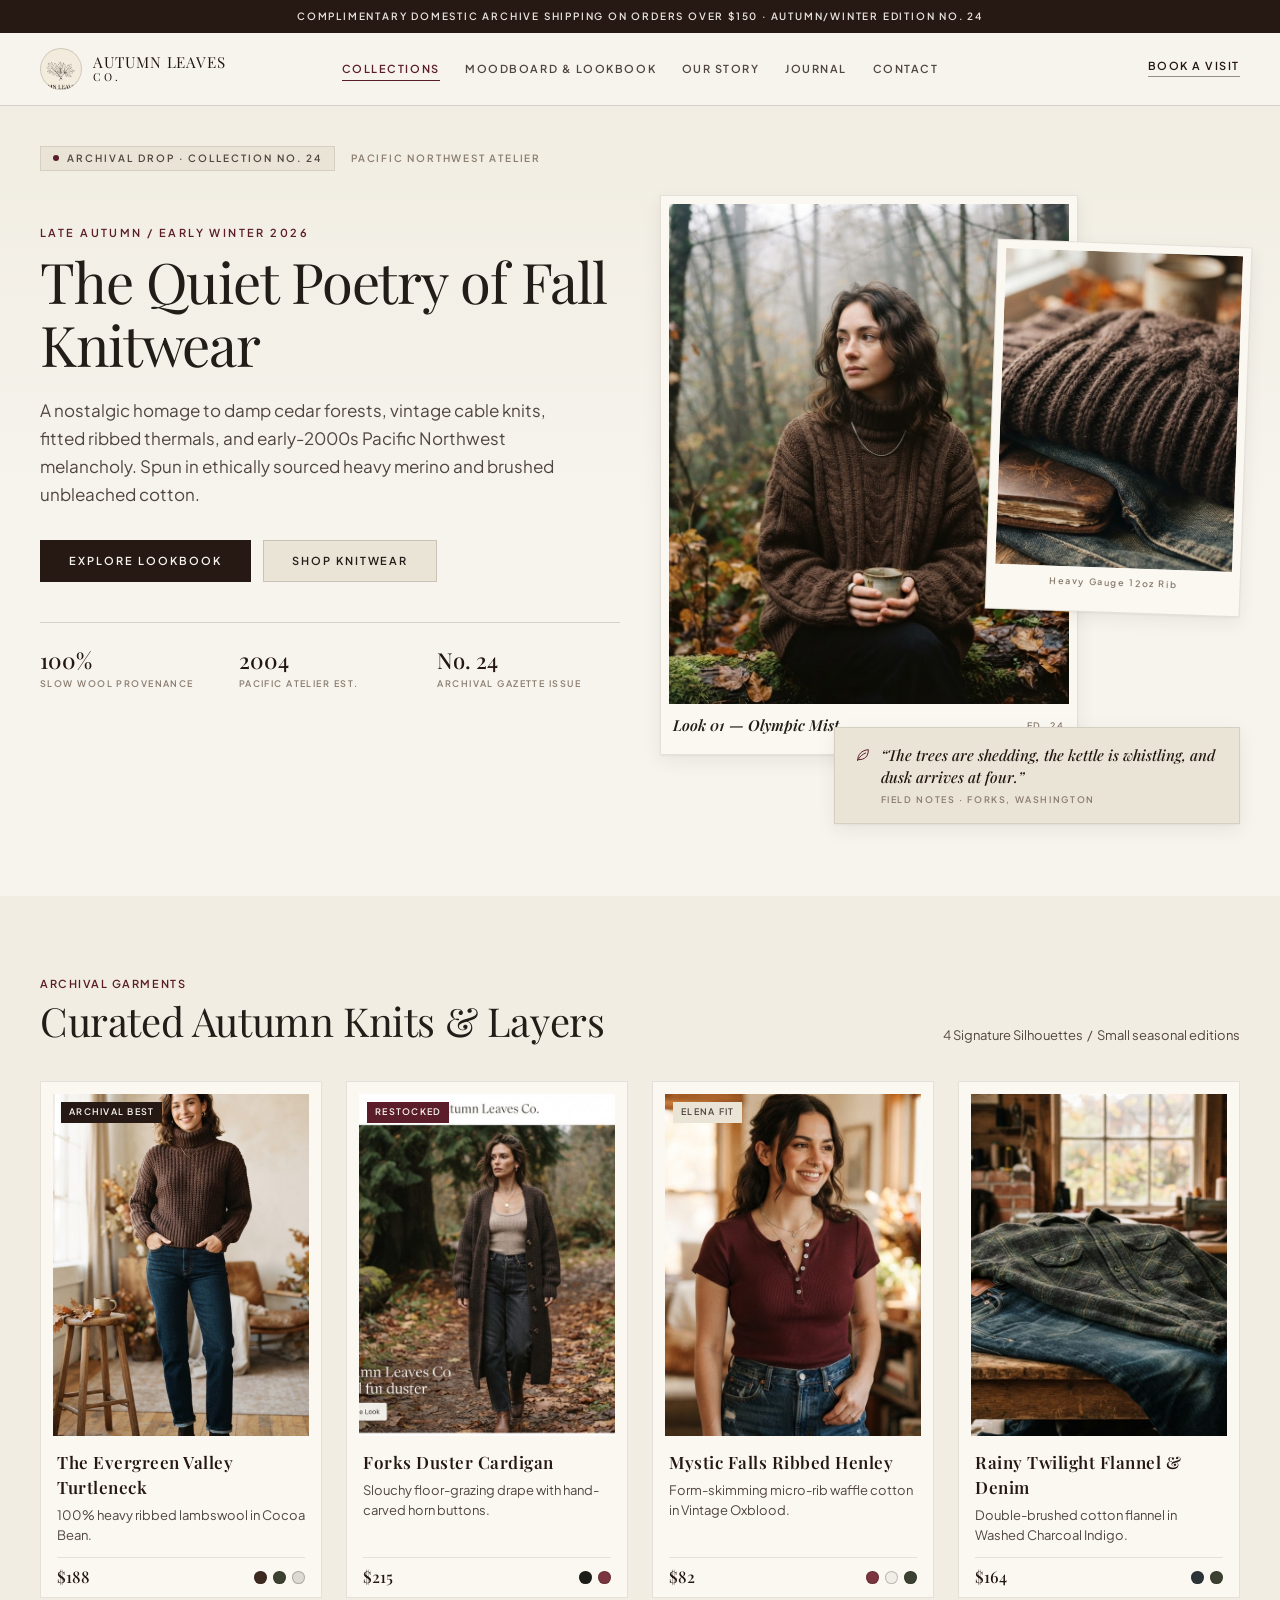
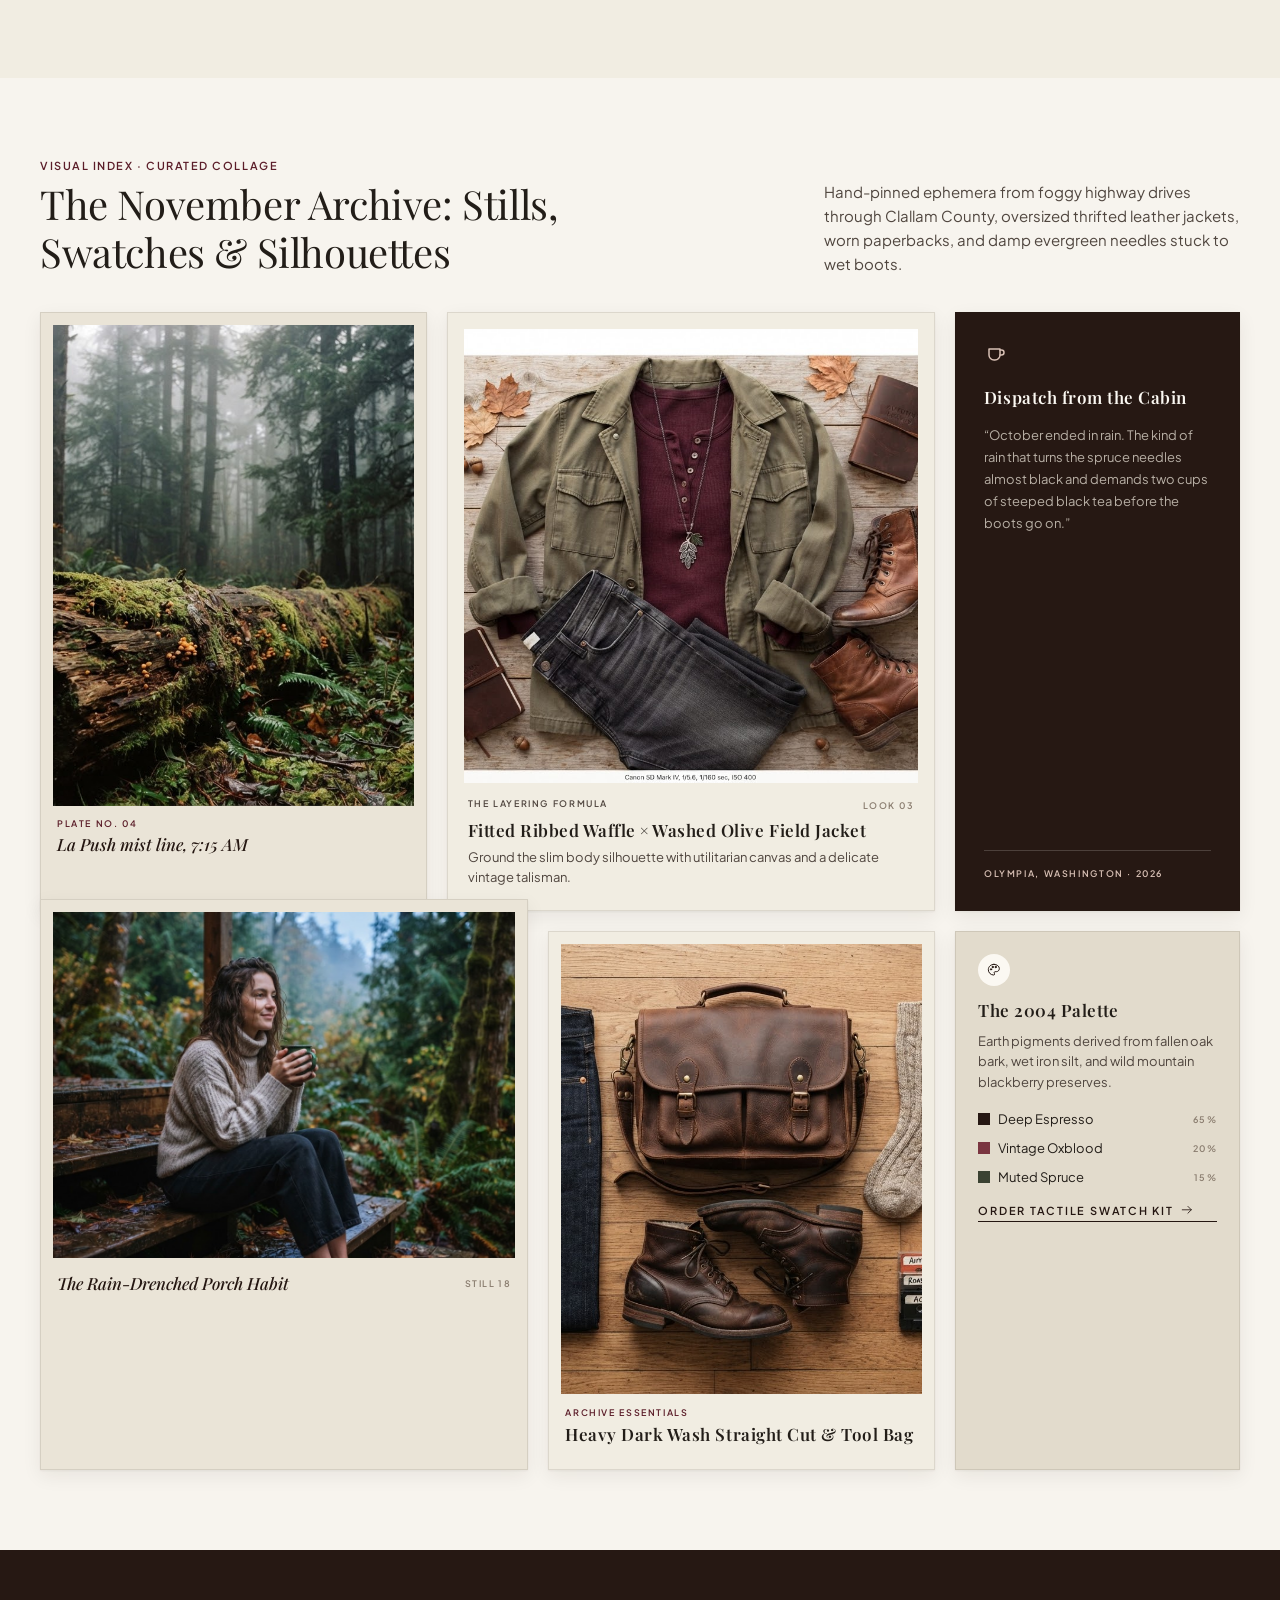
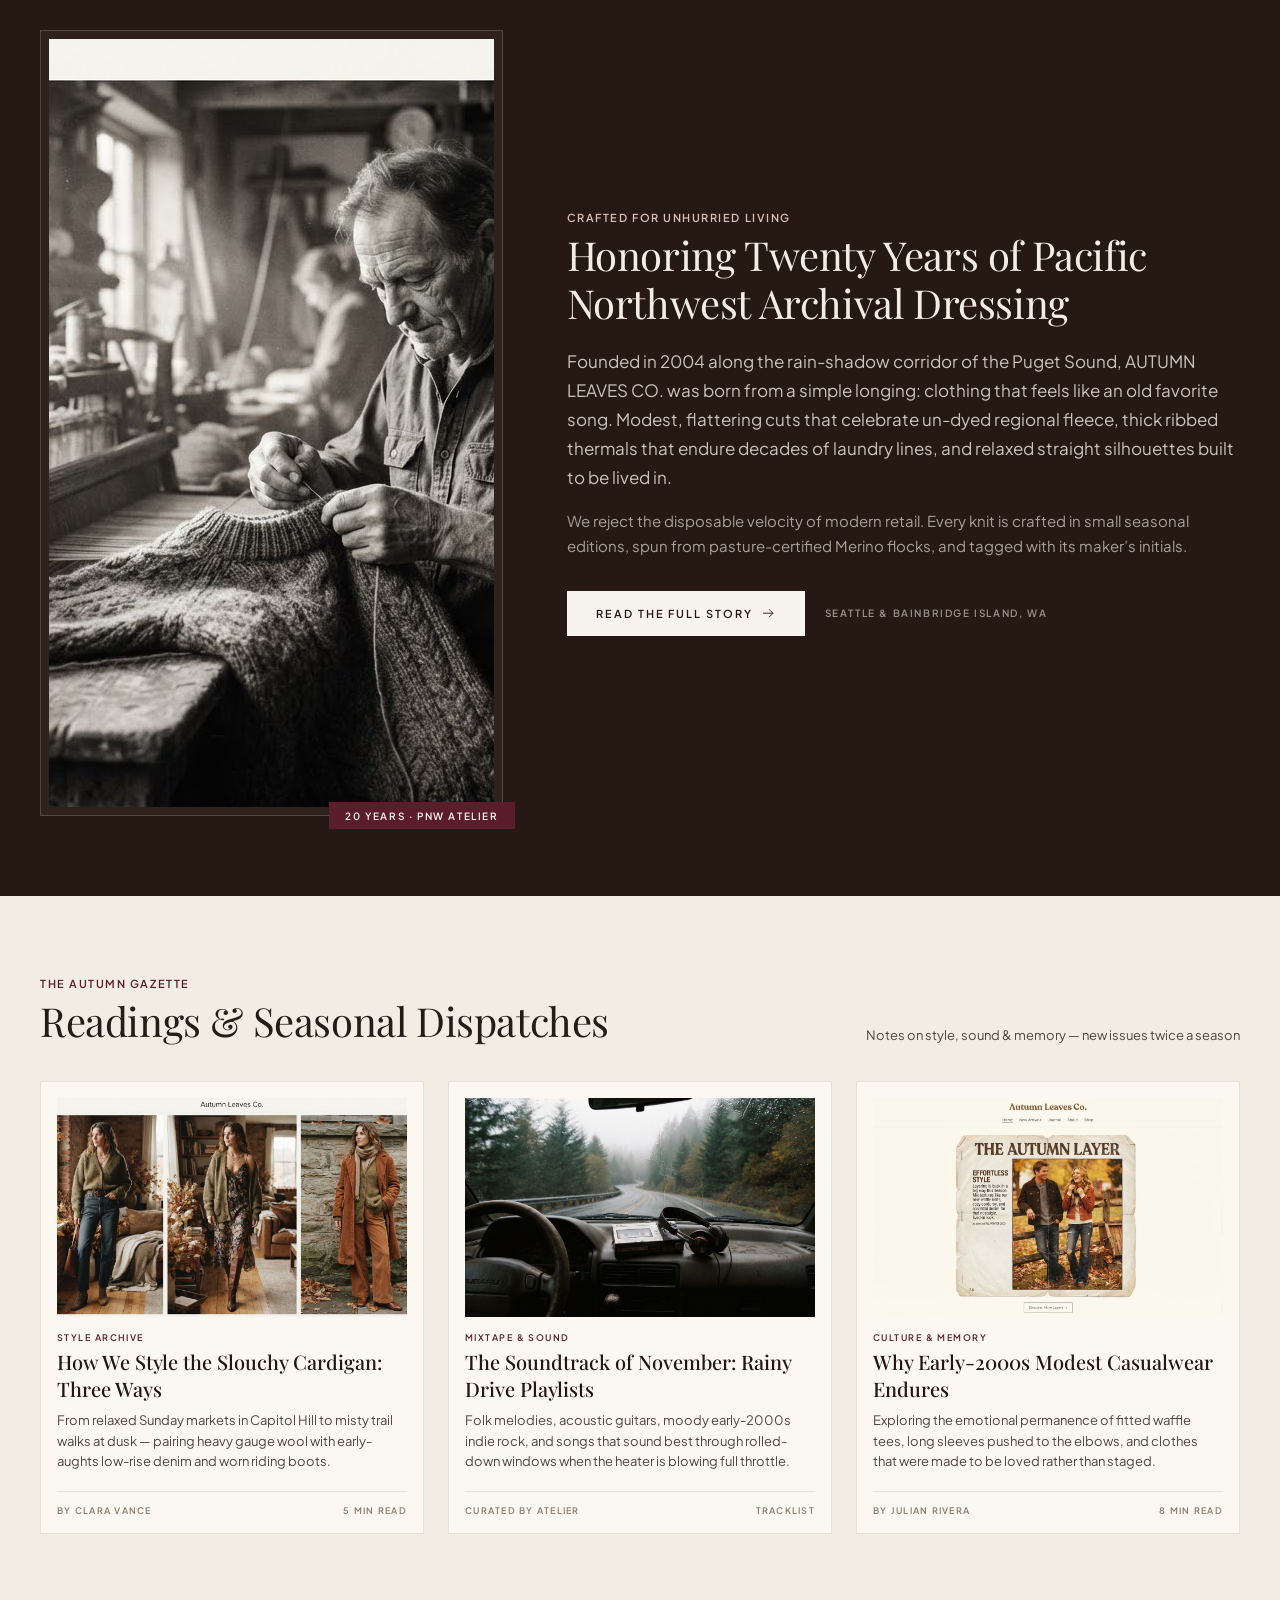
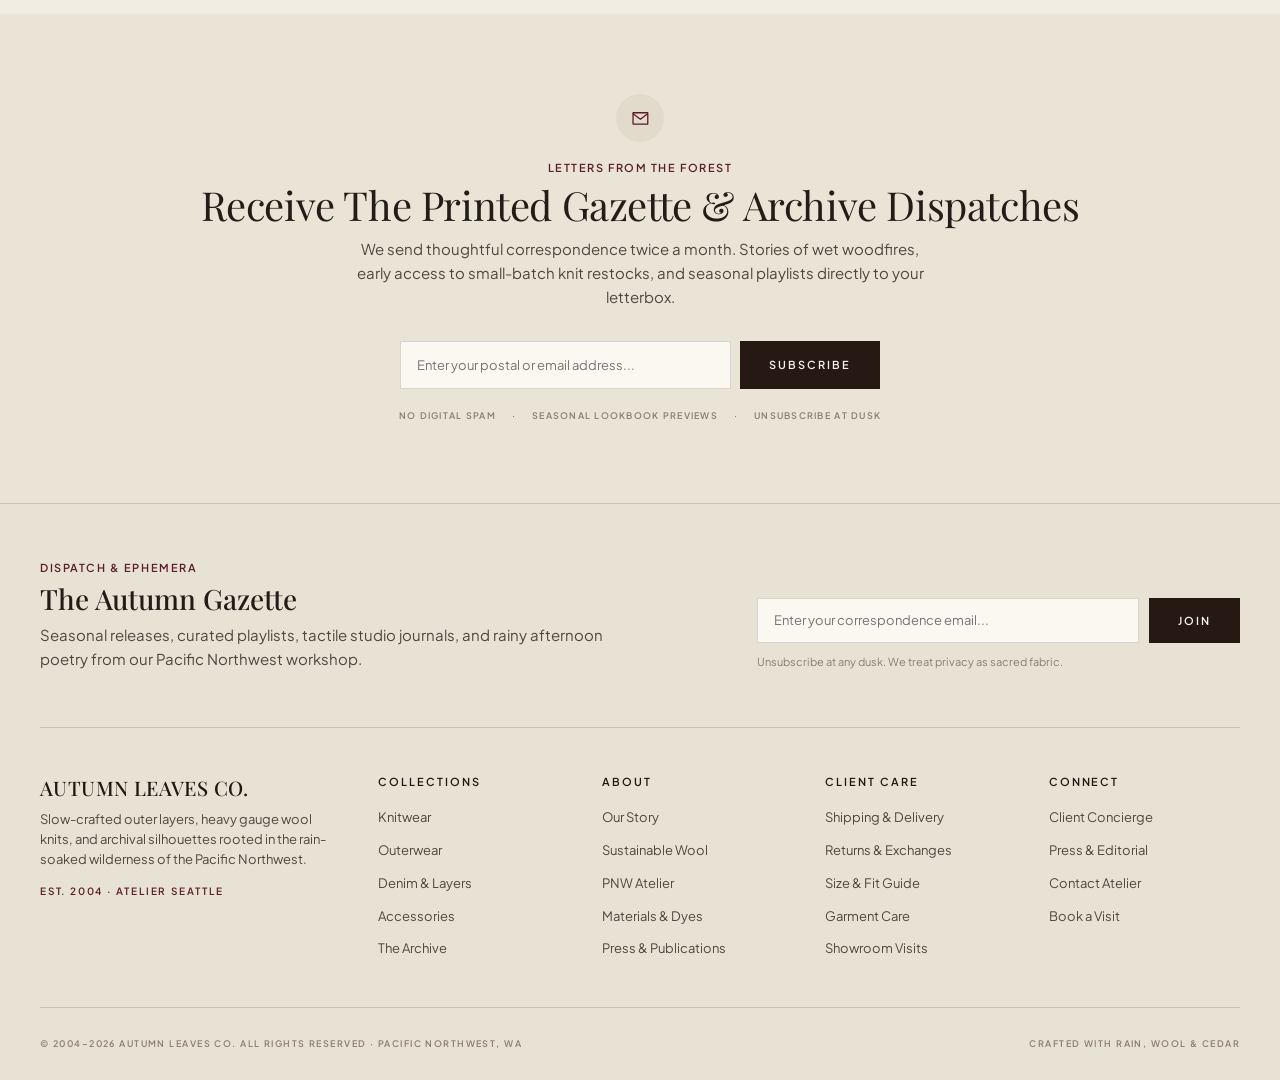
<file: index.html>
<!DOCTYPE html>
<html lang="en">
<head>
  <meta charset="utf-8">
  <meta name="viewport" content="width=device-width, initial-scale=1">
  <title>AUTUMN LEAVES CO. — Pacific Northwest Archival Apparel</title>
  <meta name="description" content="Slow-crafted autumn knitwear, outer layers, and archival silhouettes rooted in the rain-soaked Pacific Northwest. Est. 2004.">
  <link rel="icon" href="images/logo.jpg">
  <link rel="preconnect" href="https://fonts.googleapis.com">
  <link rel="preconnect" href="https://fonts.gstatic.com" crossorigin>
  <link href="https://fonts.googleapis.com/css2?family=Playfair+Display:ital,wght@0,400;0,500;0,600;0,700;1,400;1,500;1,600&family=Plus+Jakarta+Sans:wght@400;500;600;700&display=swap" rel="stylesheet">
  <link rel="stylesheet" href="css/style.css">
</head>
<body>
  <a class="skip-link" href="#main">Skip to content</a>

  <p class="topbar">Complimentary domestic archive shipping on orders over $150 &middot; Autumn/Winter Edition No. 24</p>

  <header class="site-header">
    <div class="wrap header-inner">
      <button class="nav-toggle" type="button" aria-expanded="false" aria-controls="mobile-nav" aria-label="Open menu">
        <svg class="icon-menu" viewBox="0 0 24 24" fill="none" stroke="currentColor" stroke-width="1.5" stroke-linecap="round" aria-hidden="true"><path d="M3.75 6.75h16.5M3.75 12h16.5M3.75 17.25h16.5"/></svg>
        <svg class="icon-close" viewBox="0 0 24 24" fill="none" stroke="currentColor" stroke-width="1.5" stroke-linecap="round" aria-hidden="true"><path d="M6 6l12 12M18 6L6 18"/></svg>
      </button>
      <a class="brand" href="index.html">
        <span class="brand-mark" aria-hidden="true"></span>
        <span class="brand-word">Autumn Leaves<small>Co.</small></span>
      </a>
      <nav class="nav" aria-label="Primary">
        <a href="index.html#collections" class="is-active" aria-current="page">Collections</a>
        <a href="index.html#lookbook">Moodboard &amp; Lookbook</a>
        <a href="about.html">Our Story</a>
        <a href="index.html#journal">Journal</a>
        <a href="contact.html">Contact</a>
      </nav>
      <div class="header-actions">
        <a class="header-cta" href="contact.html#visit">Book a Visit</a>
      </div>
    </div>
    <nav id="mobile-nav" class="mobile-nav" aria-label="Mobile">
      <ul>
        <li><a href="index.html#collections" class="is-active" aria-current="page">Collections</a></li>
        <li><a href="index.html#lookbook">Moodboard &amp; Lookbook</a></li>
        <li><a href="about.html">Our Story</a></li>
        <li><a href="index.html#journal">Journal</a></li>
        <li><a href="contact.html">Contact</a></li>
      </ul>
      <a class="btn btn--primary" href="contact.html#visit">Book a Visit</a>
    </nav>
  </header>

  <main id="main">
    <div class="flex-col">
      <!-- 1. Cinematic autumn hero -->
      <section class="hero">
        <div class="wrap">
          <div class="hero-tags">
            <span class="chip"><span class="dot" aria-hidden="true"></span>Archival Drop &middot; Collection No. 24</span>
            <span class="aside-label">Pacific Northwest Atelier</span>
          </div>
          <div class="hero-grid">
            <div class="hero-copy">
              <span class="hero-kicker">Late Autumn / Early Winter 2026</span>
              <h1 class="display">The Quiet Poetry of Fall Knitwear</h1>
              <p class="body-lg">A nostalgic homage to damp cedar forests, vintage cable knits, fitted ribbed thermals, and early-2000s Pacific Northwest melancholy. Spun in ethically sourced heavy merino and brushed unbleached cotton.</p>
              <div class="hero-actions">
                <a class="btn btn--primary" href="#lookbook">Explore Lookbook</a>
                <a class="btn btn--soft" href="#collections">Shop Knitwear</a>
              </div>
              <div class="hero-metrics">
                <div><b>100%</b><span>Slow Wool Provenance</span></div>
                <div><b>2004</b><span>Pacific Atelier Est.</span></div>
                <div><b>No. 24</b><span>Archival Gazette Issue</span></div>
              </div>
            </div>
            <div class="hero-media">
              <figure class="polaroid polaroid--main">
                <div class="polaroid-media">
                  <img src="images/avatar.jpg" alt="Editorial portrait of a woman in an oversized espresso cable-knit sweater in a misty evergreen forest, holding a ceramic mug" width="1024" height="1024">
                </div>
                <figcaption class="polaroid-caption">
                  <span class="title">Look 01 — Olympic Mist</span>
                  <span class="ref">ED. 24</span>
                </figcaption>
              </figure>
              <figure class="polaroid polaroid--tilt">
                <div class="polaroid-media">
                  <img src="images/hero-detail.jpg" alt="Macro close-up of chunky ribbed dark cocoa merino wool knit resting on vintage denim and a weathered leather notebook" width="1408" height="768" loading="lazy">
                </div>
                <figcaption class="polaroid-caption">
                  <span class="ref">Heavy Gauge 12oz Rib</span>
                </figcaption>
              </figure>
              <div class="hero-quote">
                <svg viewBox="0 0 24 24" fill="none" stroke="currentColor" stroke-width="1.5" stroke-linecap="round" stroke-linejoin="round" aria-hidden="true"><path d="M4 20C4 11 10 5 20 4c0 10-5 15-14 15"/><path d="M4 20c3-6 7-9 12-11"/></svg>
                <div>
                  <p>&ldquo;The trees are shedding, the kettle is whistling, and dusk arrives at four.&rdquo;</p>
                  <span>Field Notes &middot; Forks, Washington</span>
                </div>
              </div>
            </div>
          </div>
        </div>
      </section>

      <!-- 2. Curated seasonal collections -->
      <section class="section section--soft" id="collections">
        <div class="wrap">
          <div class="section-head">
            <div class="section-head__intro">
              <span class="label eyebrow">Archival Garments</span>
              <h2 class="headline-lg">Curated Autumn Knits &amp; Layers</h2>
            </div>
            <p class="body-sm">4 Signature Silhouettes &nbsp;/&nbsp; Small seasonal editions</p>
          </div>
          <div class="products-grid">
            <article class="product-card">
              <div class="product-media">
                <img src="images/product-turtleneck.jpg" alt="Cozy chunky turtleneck sweater in deep cocoa brown, styled with straight dark denim" width="768" height="1376" loading="lazy">
                <span class="product-flag">Archival Best</span>
                <span class="product-quick">Quick Add &middot; $188</span>
              </div>
              <div class="product-body">
                <h3 class="product-title">The Evergreen Valley Turtleneck</h3>
                <p class="body-sm product-desc">100% heavy ribbed lambswool in Cocoa Bean.</p>
                <div class="product-foot">
                  <span class="product-price">$188</span>
                  <div class="swatches" aria-label="Colourways: Cocoa Bean, Moss Olive, Oatmeal Heather">
                    <span class="swatch" style="background:#3e2a20" title="Cocoa Bean"></span>
                    <span class="swatch" style="background:#3b4232" title="Moss Olive"></span>
                    <span class="swatch" style="background:#dcdad4" title="Oatmeal Heather"></span>
                  </div>
                </div>
              </div>
            </article>
            <article class="product-card">
              <div class="product-media">
                <img src="images/product-cardigan.jpg" alt="Long slouchy dark espresso wool duster cardigan with vintage horn buttons over an oatmeal ribbed top" width="1408" height="768" loading="lazy">
                <span class="product-flag product-flag--burgundy">Restocked</span>
                <span class="product-quick">Quick Add &middot; $215</span>
              </div>
              <div class="product-body">
                <h3 class="product-title">Forks Duster Cardigan</h3>
                <p class="body-sm product-desc">Slouchy floor-grazing drape with hand-carved horn buttons.</p>
                <div class="product-foot">
                  <span class="product-price">$215</span>
                  <div class="swatches" aria-label="Colourways: Deep Espresso, Oxblood Melange">
                    <span class="swatch" style="background:#1c1c18" title="Deep Espresso"></span>
                    <span class="swatch" style="background:#7a3540" title="Oxblood Melange"></span>
                  </div>
                </div>
              </div>
            </article>
            <article class="product-card">
              <div class="product-media">
                <img src="images/product-henley.jpg" alt="Early-2000s fitted ribbed henley top in vintage oxblood burgundy with mother-of-pearl buttons" width="1408" height="768" loading="lazy">
                <span class="product-flag product-flag--soft">Elena Fit</span>
                <span class="product-quick">Quick Add &middot; $82</span>
              </div>
              <div class="product-body">
                <h3 class="product-title">Mystic Falls Ribbed Henley</h3>
                <p class="body-sm product-desc">Form-skimming micro-rib waffle cotton in Vintage Oxblood.</p>
                <div class="product-foot">
                  <span class="product-price">$82</span>
                  <div class="swatches" aria-label="Colourways: Vintage Oxblood, Parchment Cream, Army Olive">
                    <span class="swatch" style="background:#7a3540" title="Vintage Oxblood"></span>
                    <span class="swatch" style="background:#f0eee8" title="Parchment Cream"></span>
                    <span class="swatch" style="background:#3b4232" title="Army Olive"></span>
                  </div>
                </div>
              </div>
            </article>
            <article class="product-card">
              <div class="product-media">
                <img src="images/product-flannel.jpg" alt="Brushed charcoal and forest green oversized flannel draped over dark indigo straight-leg denim" width="1408" height="768" loading="lazy">
                <span class="product-quick">Quick Add &middot; $164</span>
              </div>
              <div class="product-body">
                <h3 class="product-title">Rainy Twilight Flannel &amp; Denim</h3>
                <p class="body-sm product-desc">Double-brushed cotton flannel in Washed Charcoal Indigo.</p>
                <div class="product-foot">
                  <span class="product-price">$164</span>
                  <div class="swatches" aria-label="Colourways: Charcoal Indigo, Forest Spruce">
                    <span class="swatch" style="background:#2a3439" title="Charcoal Indigo"></span>
                    <span class="swatch" style="background:#3b4232" title="Forest Spruce"></span>
                  </div>
                </div>
              </div>
            </article>
          </div>
        </div>
      </section>

      <!-- 3. Nostalgic moodboard collage -->
      <section class="section" id="lookbook">
        <div class="wrap">
          <div class="section-head">
            <div class="section-head__intro">
              <span class="label eyebrow">Visual Index &middot; Curated Collage</span>
              <h2 class="headline-lg">The November Archive: Stills, Swatches &amp; Silhouettes</h2>
            </div>
            <p class="section-head__aside">Hand-pinned ephemera from foggy highway drives through Clallam County, oversized thrifted leather jackets, worn paperbacks, and damp evergreen needles stuck to wet boots.</p>
          </div>
          <div class="archive-grid">
            <figure class="tile tile--forest">
              <div class="tile-media">
                <img src="images/mood-forest.jpg" alt="35mm film photograph of a dense misty pine forest with a damp mossy nurse log" width="1376" height="768" loading="lazy">
              </div>
              <figcaption class="tile-caption">
                <span class="tile-plate">Plate No. 04</span>
                <p class="tile-title">La Push mist line, 7:15 AM</p>
              </figcaption>
            </figure>
            <figure class="tile tile--outfit">
              <div class="tile-media">
                <img src="images/mood-outfit.jpg" alt="Outfit flat-lay of a burgundy ribbed henley, olive military jacket, dark denim, silver pendant necklace, and leather boots" width="1408" height="768" loading="lazy">
              </div>
              <figcaption class="tile-caption">
                <div class="tile-caption-row">
                  <span class="tile-plate" style="color:var(--body-color)">The Layering Formula</span>
                  <span class="ref">Look 03</span>
                </div>
                <p class="title-editorial" style="margin-top:.3rem">Fitted Ribbed Waffle &times; Washed Olive Field Jacket</p>
                <p class="body-sm tile-sub">Ground the slim body silhouette with utilitarian canvas and a delicate vintage talisman.</p>
              </figcaption>
            </figure>
            <div class="tile tile--quote">
              <div>
                <svg viewBox="0 0 24 24" fill="none" stroke="currentColor" stroke-width="1.5" stroke-linecap="round" stroke-linejoin="round" aria-hidden="true"><path d="M5 8h11v6a5 5 0 0 1-5 5h-1a5 5 0 0 1-5-5V8Z"/><path d="M16 9h1.5a2.5 2.5 0 0 1 0 5H16"/></svg>
                <h3>Dispatch from the Cabin</h3>
                <p>&ldquo;October ended in rain. The kind of rain that turns the spruce needles almost black and demands two cups of steeped black tea before the boots go on.&rdquo;</p>
              </div>
              <footer>Olympia, Washington &middot; 2026</footer>
            </div>
            <figure class="tile tile--porch">
              <div class="tile-media">
                <img src="images/mood-porch.jpg" alt="Young woman on wet cedar porch steps in an oversized oatmeal cable-knit sweater, hands wrapped around a green enamel mug" width="1376" height="768" loading="lazy">
              </div>
              <figcaption class="tile-caption tile-caption-row">
                <p class="tile-title">The Rain-Drenched Porch Habit</p>
                <span class="ref">Still 18</span>
              </figcaption>
            </figure>
            <figure class="tile tile--denim">
              <div class="tile-media">
                <img src="images/mood-denim.jpg" alt="Flat-lay of dark indigo denim jeans, a chocolate leather satchel, wool socks, ankle boots, and vintage cassettes" width="1408" height="768" loading="lazy">
              </div>
              <figcaption class="tile-caption">
                <span class="tile-plate">Archive Essentials</span>
                <p class="title-editorial" style="margin-top:.2rem">Heavy Dark Wash Straight Cut &amp; Tool Bag</p>
              </figcaption>
            </figure>
            <div class="tile tile--palette">
              <div>
                <div class="palette-icon">
                  <svg viewBox="0 0 24 24" fill="none" stroke="currentColor" stroke-width="1.5" stroke-linecap="round" stroke-linejoin="round" aria-hidden="true"><path d="M12 3.5c-5 0-8.5 3.6-8.5 8 0 4.5 3.5 8 8 8 .9 0 1.5-.7 1.5-1.5 0-.4-.15-.75-.4-1-.25-.3-.4-.6-.4-1 0-.8.7-1.5 1.5-1.5h1.8c2.5 0 4.5-2 4.5-4.5 0-3.8-3.6-6.5-8-6.5Z"/><circle cx="7.5" cy="11" r="1" fill="currentColor"/><circle cx="10" cy="7.5" r="1" fill="currentColor"/><circle cx="14.5" cy="7.5" r="1" fill="currentColor"/></svg>
                </div>
                <h3 class="title-editorial" style="margin-top:.75rem">The 2004 Palette</h3>
                <p style="margin-top:.5rem">Earth pigments derived from fallen oak bark, wet iron silt, and wild mountain blackberry preserves.</p>
                <div class="palette-rows" style="margin-top:1rem">
                  <div class="palette-row"><span><span class="palette-dot" style="background:#261813"></span>Deep Espresso</span><span class="pct">65%</span></div>
                  <div class="palette-row"><span><span class="palette-dot" style="background:#7a3540"></span>Vintage Oxblood</span><span class="pct">20%</span></div>
                  <div class="palette-row"><span><span class="palette-dot" style="background:#3b4232"></span>Muted Spruce</span><span class="pct">15%</span></div>
                </div>
              </div>
              <a class="caps-link" href="contact.html">Order Tactile Swatch Kit
                <svg viewBox="0 0 24 24" fill="none" stroke="currentColor" stroke-width="1.5" stroke-linecap="round" stroke-linejoin="round" aria-hidden="true"><path d="M4 12h16m-6-6 6 6-6 6"/></svg>
              </a>
            </div>
          </div>
        </div>
      </section>

      <!-- 4. Brand story -->
      <section class="section story">
        <div class="wrap">
          <div class="story-grid">
            <div class="story-media">
              <figure class="story-frame">
                <img src="images/story-loom.jpg" alt="Black and white photograph of an artisan hand-finishing a heavy knit sweater on an antique wooden loom table" width="1408" height="768" loading="lazy">
              </figure>
              <span class="story-flag">20 Years &middot; PNW Atelier</span>
            </div>
            <div class="story-copy">
              <span class="label eyebrow eyebrow--light">Crafted for Unhurried Living</span>
              <h2 class="headline-lg">Honoring Twenty Years of Pacific Northwest Archival Dressing</h2>
              <p class="lede">Founded in 2004 along the rain-shadow corridor of the Puget Sound, AUTUMN LEAVES CO. was born from a simple longing: clothing that feels like an old favorite song. Modest, flattering cuts that celebrate un-dyed regional fleece, thick ribbed thermals that endure decades of laundry lines, and relaxed straight silhouettes built to be lived in.</p>
              <p class="support">We reject the disposable velocity of modern retail. Every knit is crafted in small seasonal editions, spun from pasture-certified Merino flocks, and tagged with its maker&rsquo;s initials.</p>
              <div class="story-actions">
                <a class="btn btn--light" href="about.html">Read the Full Story
                  <svg viewBox="0 0 24 24" fill="none" stroke="currentColor" stroke-width="1.5" stroke-linecap="round" stroke-linejoin="round" aria-hidden="true"><path d="M4 12h16m-6-6 6 6-6 6"/></svg>
                </a>
                <span class="place">Seattle &amp; Bainbridge Island, WA</span>
              </div>
            </div>
          </div>
        </div>
      </section>

      <!-- 5. Journal -->
      <section class="section section--soft" id="journal">
        <div class="wrap">
          <div class="section-head">
            <div class="section-head__intro">
              <span class="label eyebrow">The Autumn Gazette</span>
              <h2 class="headline-lg">Readings &amp; Seasonal Dispatches</h2>
            </div>
            <p class="body-sm">Notes on style, sound &amp; memory — new issues twice a season</p>
          </div>
          <div class="journal-grid">
            <article class="journal-card">
              <div class="journal-media">
                <img src="images/journal-cardigan.jpg" alt="Three ways of styling a chunky oversized cardigan: belted, draped, and layered under a corduroy coat" width="1408" height="768" loading="lazy">
              </div>
              <span class="journal-tag">Style Archive</span>
              <h3 class="journal-title">How We Style the Slouchy Cardigan: Three Ways</h3>
              <p class="body-sm journal-excerpt">From relaxed Sunday markets in Capitol Hill to misty trail walks at dusk — pairing heavy gauge wool with early-aughts low-rise denim and worn riding boots.</p>
              <div class="journal-meta"><span>By Clara Vance</span><span>5 Min Read</span></div>
            </article>
            <article class="journal-card">
              <div class="journal-media">
                <img src="images/journal-cassette.jpg" alt="Vintage cassette player and headphones on a rainy car dashboard looking out to foggy evergreen pines" width="1376" height="768" loading="lazy">
              </div>
              <span class="journal-tag">Mixtape &amp; Sound</span>
              <h3 class="journal-title">The Soundtrack of November: Rainy Drive Playlists</h3>
              <p class="body-sm journal-excerpt">Folk melodies, acoustic guitars, moody early-2000s indie rock, and songs that sound best through rolled-down windows when the heater is blowing full throttle.</p>
              <div class="journal-meta"><span>Curated by Atelier</span><span>Tracklist</span></div>
            </article>
            <article class="journal-card">
              <div class="journal-media">
                <img src="images/journal-magazine.jpg" alt="Vintage 2000s magazine tear-sheet showing casual layering, waffle henleys, and corduroy jackets" width="1408" height="768" loading="lazy">
              </div>
              <span class="journal-tag">Culture &amp; Memory</span>
              <h3 class="journal-title">Why Early-2000s Modest Casualwear Endures</h3>
              <p class="body-sm journal-excerpt">Exploring the emotional permanence of fitted waffle tees, long sleeves pushed to the elbows, and clothes that were made to be loved rather than staged.</p>
              <div class="journal-meta"><span>By Julian Rivera</span><span>8 Min Read</span></div>
            </article>
          </div>
        </div>
      </section>

      <!-- 6. Newsletter callout -->
      <section class="section newsletter">
        <div class="wrap">
          <div class="newsletter-icon">
            <svg viewBox="0 0 24 24" fill="none" stroke="currentColor" stroke-width="1.5" stroke-linecap="round" stroke-linejoin="round" aria-hidden="true"><rect x="3.5" y="5.5" width="17" height="13"/><path d="m4 7 8 6 8-6"/></svg>
          </div>
          <span class="label eyebrow">Letters From The Forest</span>
          <h2 class="headline-lg">Receive The Printed Gazette &amp; Archive Dispatches</h2>
          <p class="body-md">We send thoughtful correspondence twice a month. Stories of wet woodfires, early access to small-batch knit restocks, and seasonal playlists directly to your letterbox.</p>
          <form class="newsletter-form" data-newsletter data-msg="newsletter-msg" novalidate>
            <label class="skip-link" for="newsletter-email">Email address</label>
            <input type="email" id="newsletter-email" name="email" placeholder="Enter your postal or email address..." autocomplete="email">
            <button class="btn btn--primary" type="submit">Subscribe</button>
          </form>
          <p class="form-msg" id="newsletter-msg" role="status"></p>
          <div class="newsletter-note">
            <span>No digital spam</span><span>&middot;</span>
            <span>Seasonal lookbook previews</span><span>&middot;</span>
            <span>Unsubscribe at dusk</span>
          </div>
        </div>
      </section>
    </div>
  </main>

  <footer class="site-footer">
    <div class="wrap">
      <div class="footer-gazette">
        <div>
          <span class="label eyebrow">Dispatch &amp; Ephemera</span>
          <h3 class="headline-md">The Autumn Gazette</h3>
          <p class="body-md">Seasonal releases, curated playlists, tactile studio journals, and rainy afternoon poetry from our Pacific Northwest workshop.</p>
        </div>
        <div>
          <form class="footer-form" data-newsletter data-msg="footer-msg" novalidate>
            <input type="email" name="email" placeholder="Enter your correspondence email..." aria-label="Email address" autocomplete="email">
            <button class="btn btn--primary" type="submit">Join</button>
          </form>
          <p class="form-msg" id="footer-msg" role="status"></p>
          <p class="footer-privacy">Unsubscribe at any dusk. We treat privacy as sacred fabric.</p>
        </div>
      </div>
      <div class="footer-cols">
        <div class="footer-brand">
          <div class="wordmark">AUTUMN LEAVES CO.</div>
          <p class="body-sm">Slow-crafted outer layers, heavy gauge wool knits, and archival silhouettes rooted in the rain-soaked wilderness of the Pacific Northwest.</p>
          <p class="est">Est. 2004 &middot; Atelier Seattle</p>
        </div>
        <nav class="footer-col" aria-label="Collections">
          <h4>Collections</h4>
          <ul>
            <li><a href="index.html#collections">Knitwear</a></li>
            <li><a href="index.html#collections">Outerwear</a></li>
            <li><a href="index.html#lookbook">Denim &amp; Layers</a></li>
            <li><a href="index.html#lookbook">Accessories</a></li>
            <li><a href="index.html#lookbook">The Archive</a></li>
          </ul>
        </nav>
        <nav class="footer-col" aria-label="About">
          <h4>About</h4>
          <ul>
            <li><a href="about.html">Our Story</a></li>
            <li><a href="about.html#responsibility">Sustainable Wool</a></li>
            <li><a href="about.html#chronology">PNW Atelier</a></li>
            <li><a href="about.html#pillars">Materials &amp; Dyes</a></li>
            <li><a href="contact.html">Press &amp; Publications</a></li>
          </ul>
        </nav>
        <nav class="footer-col" aria-label="Client care">
          <h4>Client Care</h4>
          <ul>
            <li><a href="contact.html#faq">Shipping &amp; Delivery</a></li>
            <li><a href="contact.html#faq">Returns &amp; Exchanges</a></li>
            <li><a href="contact.html#faq">Size &amp; Fit Guide</a></li>
            <li><a href="contact.html#faq">Garment Care</a></li>
            <li><a href="contact.html#visit">Showroom Visits</a></li>
          </ul>
        </nav>
        <nav class="footer-col" aria-label="Connect">
          <h4>Connect</h4>
          <ul>
            <li><a href="mailto:care@autumnleavesco.com">Client Concierge</a></li>
            <li><a href="mailto:press@autumnleavesco.com">Press &amp; Editorial</a></li>
            <li><a href="contact.html">Contact Atelier</a></li>
            <li><a href="contact.html#visit">Book a Visit</a></li>
          </ul>
        </nav>
      </div>
      <div class="footer-bottom">
        <p>&copy; 2004&ndash;<span id="year">2026</span> Autumn Leaves Co. All rights reserved &middot; Pacific Northwest, WA</p>
        <p>Crafted with rain, wool &amp; cedar</p>
      </div>
    </div>
  </footer>

  <script src="js/main.js"></script>
</body>
</html>
</file>
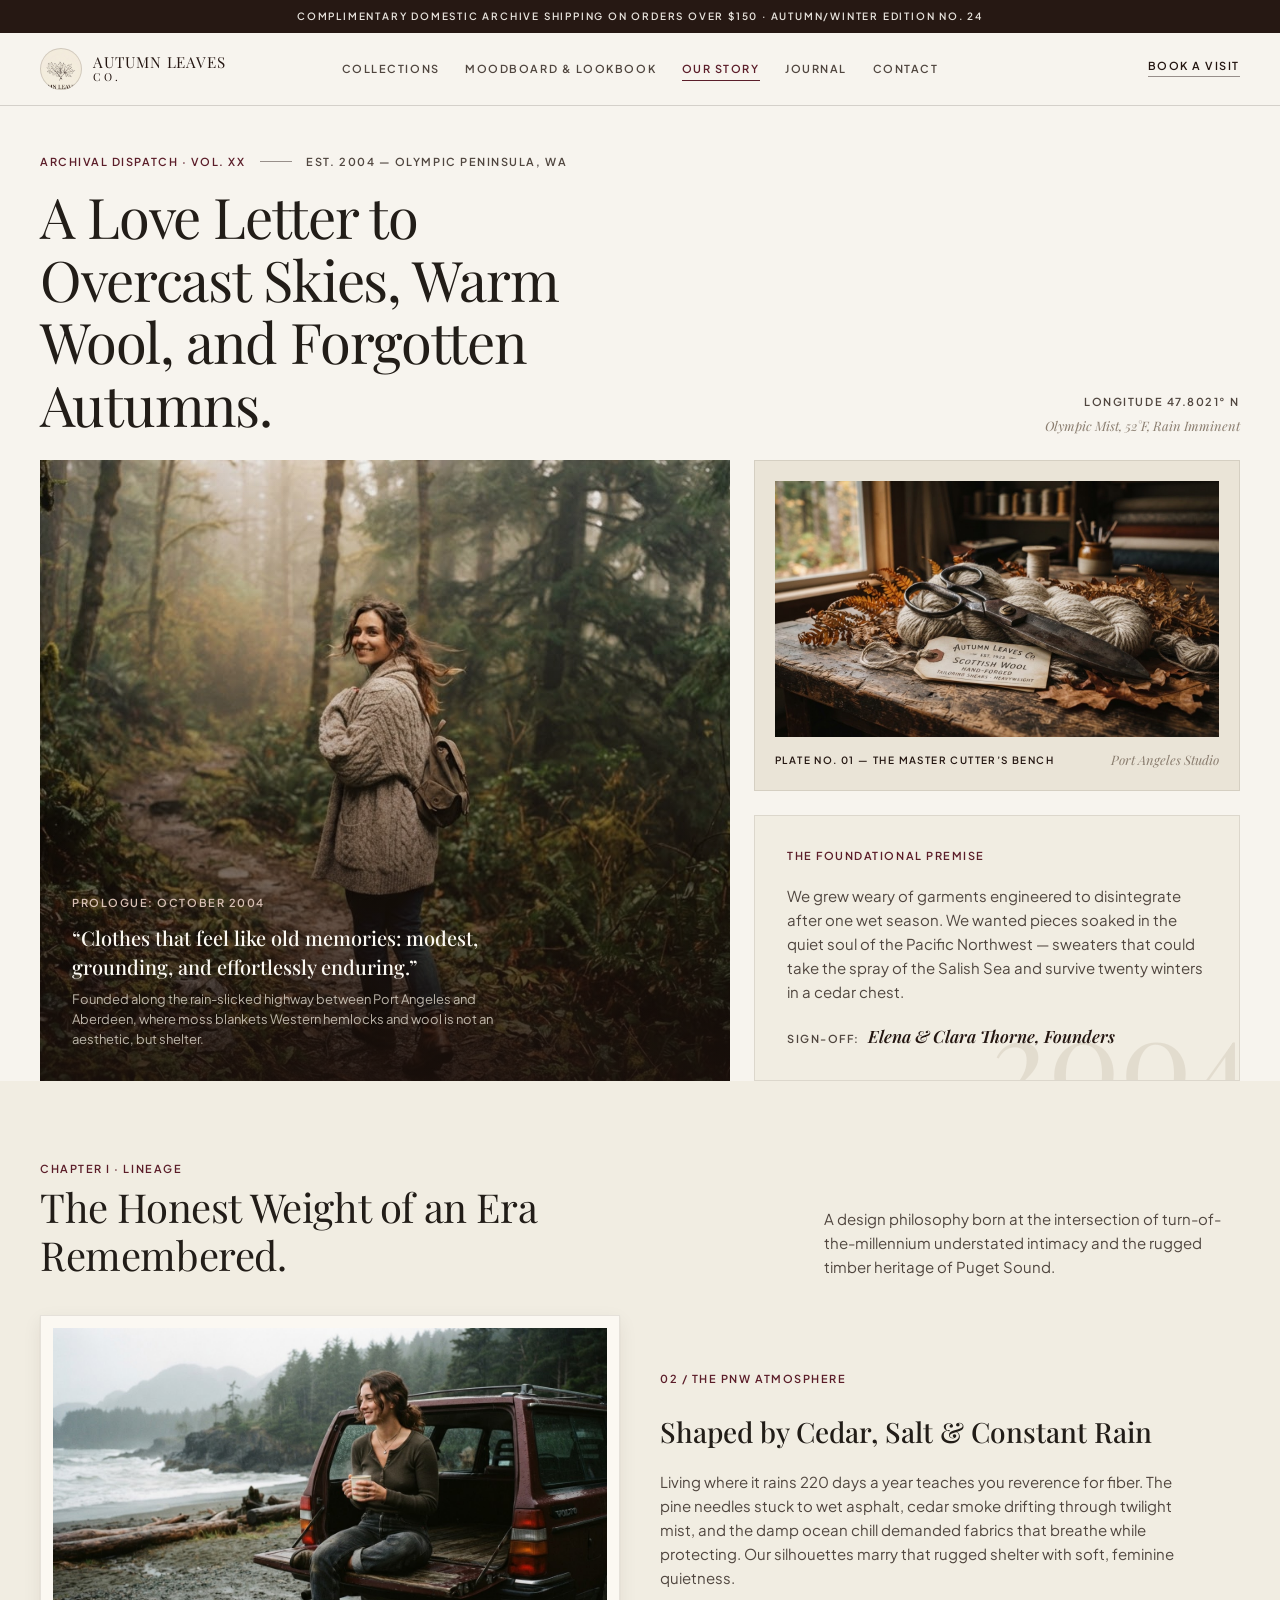
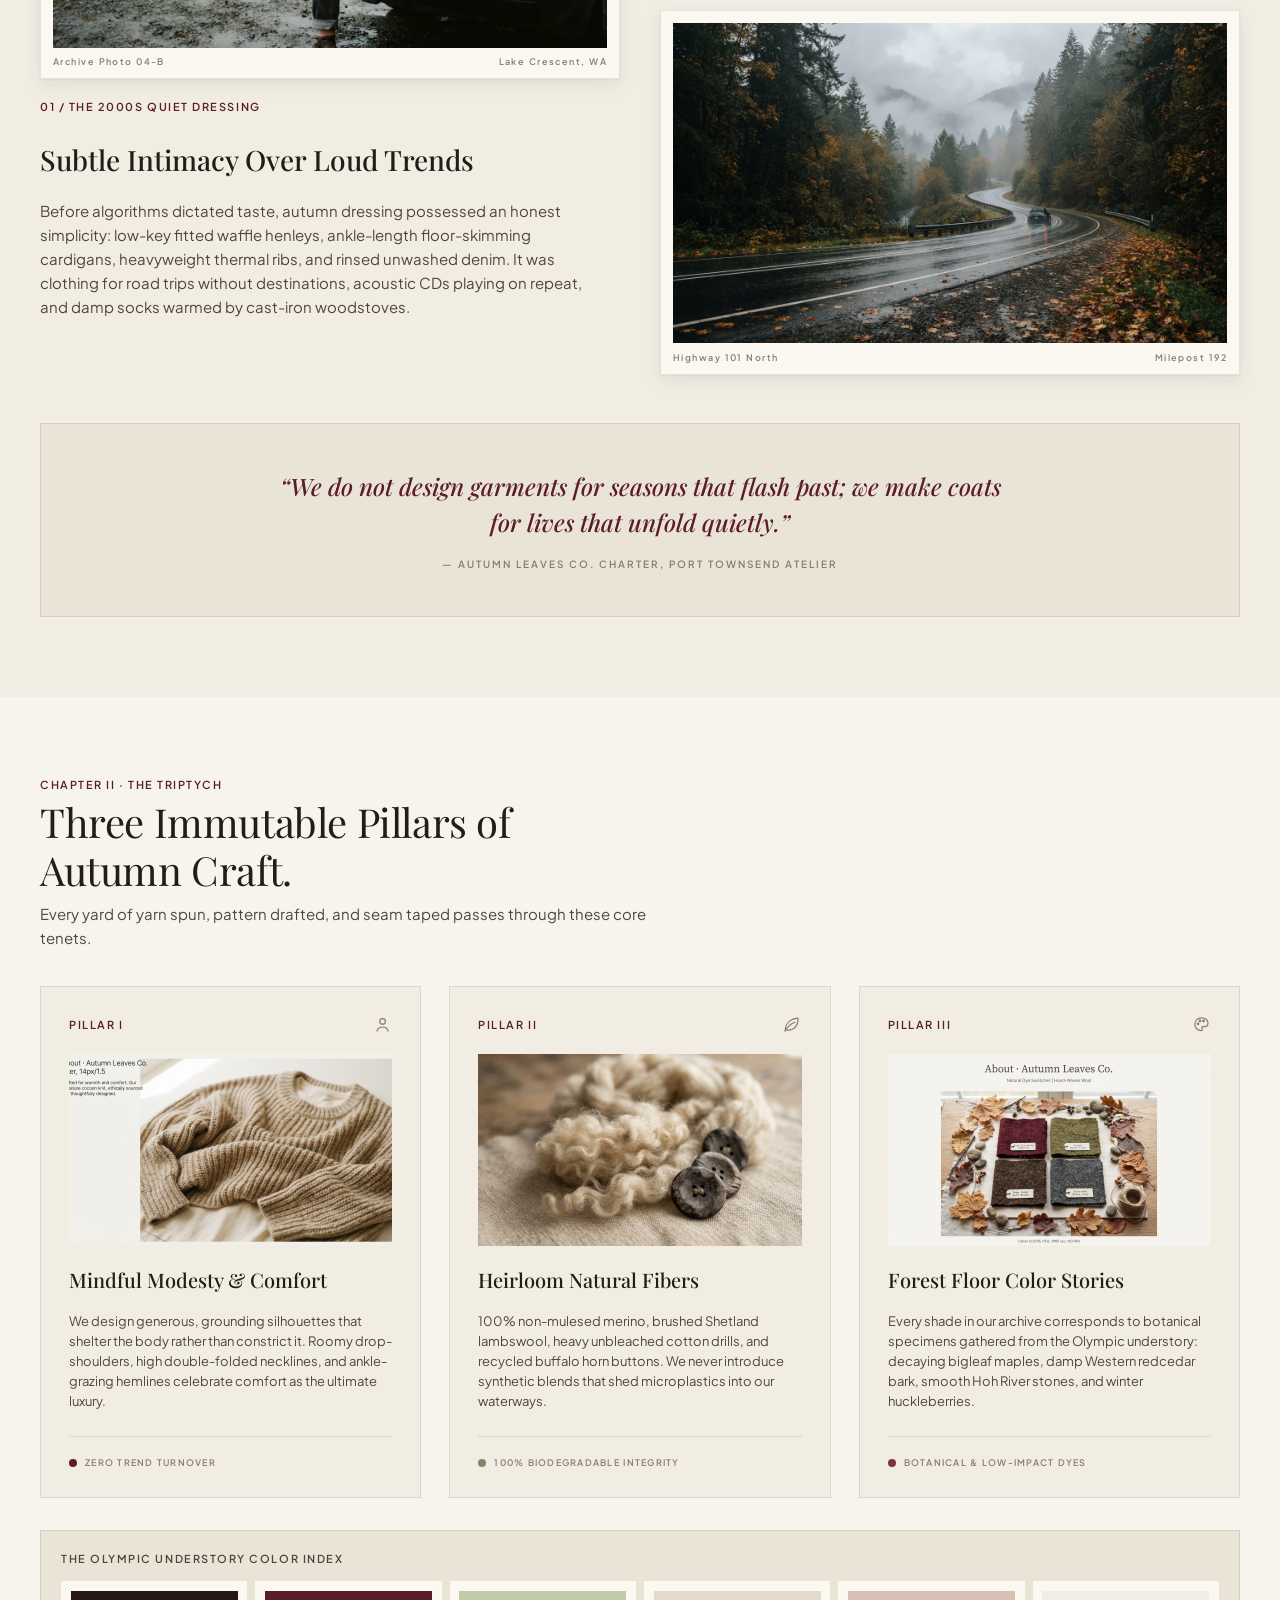
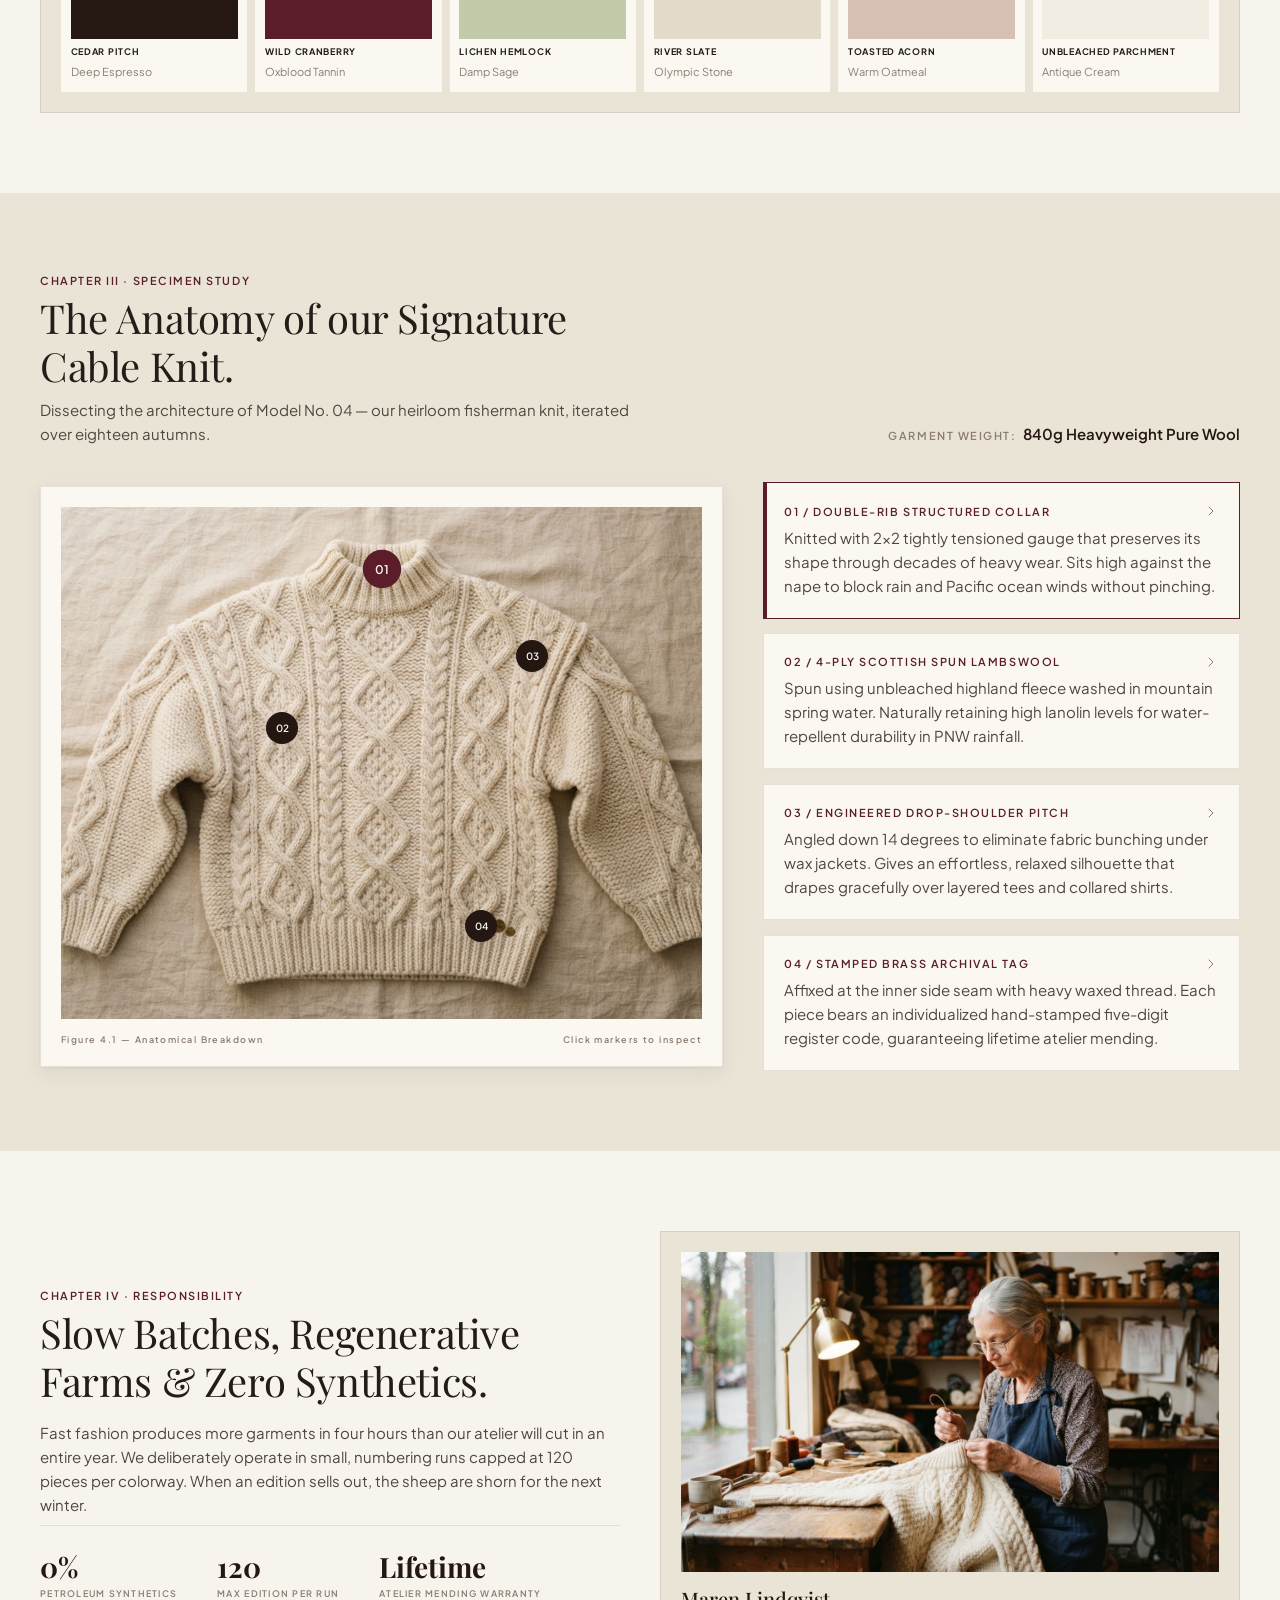
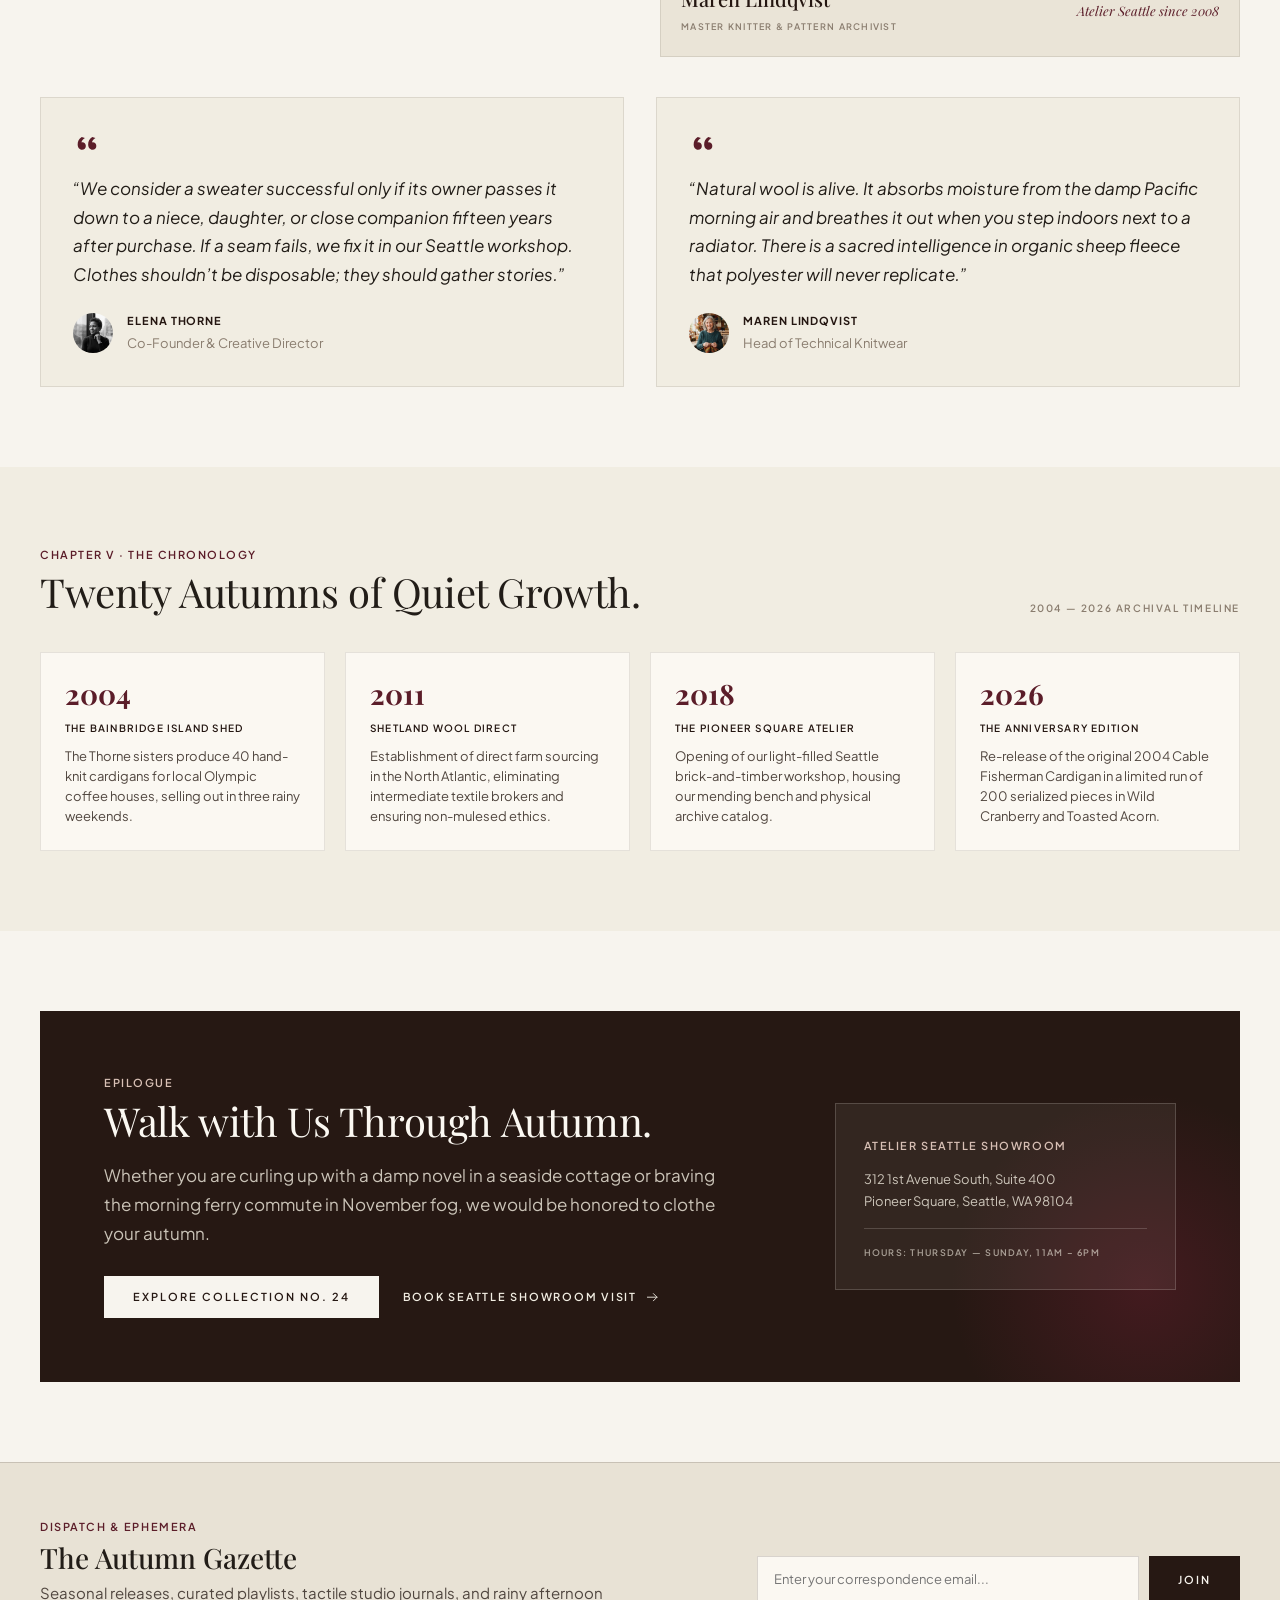
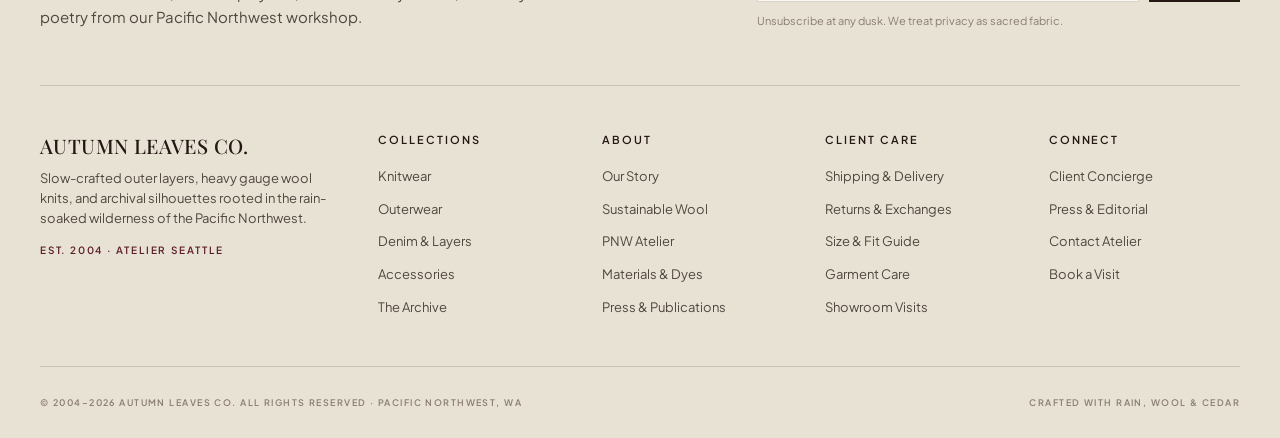
<file: about.html>
<!DOCTYPE html>
<html lang="en">
<head>
  <meta charset="utf-8">
  <meta name="viewport" content="width=device-width, initial-scale=1">
  <title>Our Story — AUTUMN LEAVES CO.</title>
  <meta name="description" content="A love letter to overcast skies, warm wool, and forgotten autumns. Twenty years of slow, archival Pacific Northwest knitwear.">
  <link rel="icon" href="images/logo.jpg">
  <link rel="preconnect" href="https://fonts.googleapis.com">
  <link rel="preconnect" href="https://fonts.gstatic.com" crossorigin>
  <link href="https://fonts.googleapis.com/css2?family=Playfair+Display:ital,wght@0,400;0,500;0,600;0,700;1,400;1,500;1,600&family=Plus+Jakarta+Sans:wght@400;500;600;700&display=swap" rel="stylesheet">
  <link rel="stylesheet" href="css/style.css">
</head>
<body>
  <a class="skip-link" href="#main">Skip to content</a>

  <p class="topbar">Complimentary domestic archive shipping on orders over $150 &middot; Autumn/Winter Edition No. 24</p>

  <header class="site-header">
    <div class="wrap header-inner">
      <button class="nav-toggle" type="button" aria-expanded="false" aria-controls="mobile-nav" aria-label="Open menu">
        <svg class="icon-menu" viewBox="0 0 24 24" fill="none" stroke="currentColor" stroke-width="1.5" stroke-linecap="round" aria-hidden="true"><path d="M3.75 6.75h16.5M3.75 12h16.5M3.75 17.25h16.5"/></svg>
        <svg class="icon-close" viewBox="0 0 24 24" fill="none" stroke="currentColor" stroke-width="1.5" stroke-linecap="round" aria-hidden="true"><path d="M6 6l12 12M18 6L6 18"/></svg>
      </button>
      <a class="brand" href="index.html">
        <span class="brand-mark" aria-hidden="true"></span>
        <span class="brand-word">Autumn Leaves<small>Co.</small></span>
      </a>
      <nav class="nav" aria-label="Primary">
        <a href="index.html#collections">Collections</a>
        <a href="index.html#lookbook">Moodboard &amp; Lookbook</a>
        <a href="about.html" class="is-active" aria-current="page">Our Story</a>
        <a href="index.html#journal">Journal</a>
        <a href="contact.html">Contact</a>
      </nav>
      <div class="header-actions">
        <a class="header-cta" href="contact.html#visit">Book a Visit</a>
      </div>
    </div>
    <nav id="mobile-nav" class="mobile-nav" aria-label="Mobile">
      <ul>
        <li><a href="index.html#collections">Collections</a></li>
        <li><a href="index.html#lookbook">Moodboard &amp; Lookbook</a></li>
        <li><a href="about.html" class="is-active" aria-current="page">Our Story</a></li>
        <li><a href="index.html#journal">Journal</a></li>
        <li><a href="contact.html">Contact</a></li>
      </ul>
      <a class="btn btn--primary" href="contact.html#visit">Book a Visit</a>
    </nav>
  </header>

  <main id="main">
    <!-- Editorial hero & prologue -->
    <section class="about-hero">
      <div class="wrap">
        <div class="about-hero-head">
          <div class="measure">
            <div class="kicker-row">
              <span class="label">Archival Dispatch &middot; Vol. XX</span>
              <span class="rule" aria-hidden="true"></span>
              <span class="label label--muted">Est. 2004 — Olympic Peninsula, WA</span>
            </div>
            <h1 class="display">A Love Letter to Overcast Skies, Warm Wool, and Forgotten Autumns.</h1>
          </div>
          <div class="about-hero-meta">
            <span class="label">Longitude 47.8021&deg; N</span>
            <p class="weather">Olympic Mist, 52&deg;F, Rain Imminent</p>
          </div>
        </div>
        <div class="about-hero-grid">
          <figure class="about-hero-main">
            <img src="images/about-hero-forest.jpg" alt="Young woman in an oversized oatmeal cable-knit cardigan walking through a foggy, rain-damp Douglas fir forest" width="1376" height="768">
            <span class="scrim" aria-hidden="true"></span>
            <figcaption>
              <span class="label">Prologue: October 2004</span>
              <blockquote>&ldquo;Clothes that feel like old memories: modest, grounding, and effortlessly enduring.&rdquo;</blockquote>
              <p class="body-sm">Founded along the rain-slicked highway between Port Angeles and Aberdeen, where moss blankets Western hemlocks and wool is not an aesthetic, but shelter.</p>
            </figcaption>
          </figure>
          <div class="about-hero-side">
            <figure class="plate-card">
              <div class="plate-media">
                <img src="images/about-shears.jpg" alt="Antique tailoring shears resting on unbleached wool yarn skeins and dried autumn ferns on a cedar workbench" width="1408" height="768" loading="lazy">
              </div>
              <figcaption>
                <span>Plate No. 01 — The Master Cutter&rsquo;s Bench</span>
                <span class="place">Port Angeles Studio</span>
              </figcaption>
            </figure>
            <div class="philosophy">
              <span class="year-mark" aria-hidden="true">2004</span>
              <span class="label eyebrow">The Foundational Premise</span>
              <p class="body-md">We grew weary of garments engineered to disintegrate after one wet season. We wanted pieces soaked in the quiet soul of the Pacific Northwest — sweaters that could take the spray of the Salish Sea and survive twenty winters in a cedar chest.</p>
              <div class="signoff">
                <span class="label">Sign-off:</span>
                <b>Elena &amp; Clara Thorne, Founders</b>
              </div>
            </div>
          </div>
        </div>
      </div>
    </section>

    <!-- Chapter I · Lineage -->
    <section class="section section--soft">
      <div class="wrap">
        <div class="section-head">
          <div class="section-head__intro">
            <span class="label eyebrow">Chapter I &middot; Lineage</span>
            <h2 class="headline-lg">The Honest Weight of an Era Remembered.</h2>
          </div>
          <p class="section-head__aside">A design philosophy born at the intersection of turn-of-the-millennium understated intimacy and the rugged timber heritage of Puget Sound.</p>
        </div>
        <div class="lineage-grid">
          <div class="story-block">
            <figure class="archive-photo">
              <div class="photo-media">
                <img src="images/about-tailgate.jpg" alt="Early-2000s film photograph of a girl in a waffle-knit henley and dark denim seated on the tailgate of a station wagon by a rainy shore" width="1408" height="768" loading="lazy">
              </div>
              <figcaption><span>Archive Photo 04-B</span><span>Lake Crescent, WA</span></figcaption>
            </figure>
            <span class="label eyebrow">01 / The 2000s Quiet Dressing</span>
            <h3 class="headline-md">Subtle Intimacy Over Loud Trends</h3>
            <p class="body-md">Before algorithms dictated taste, autumn dressing possessed an honest simplicity: low-key fitted waffle henleys, ankle-length floor-skimming cardigans, heavyweight thermal ribs, and rinsed unwashed denim. It was clothing for road trips without destinations, acoustic CDs playing on repeat, and damp socks warmed by cast-iron woodstoves.</p>
          </div>
          <div class="story-block lineage-col--offset">
            <span class="label eyebrow">02 / The PNW Atmosphere</span>
            <h3 class="headline-md">Shaped by Cedar, Salt &amp; Constant Rain</h3>
            <p class="body-md">Living where it rains 220 days a year teaches you reverence for fiber. The pine needles stuck to wet asphalt, cedar smoke drifting through twilight mist, and the damp ocean chill demanded fabrics that breathe while protecting. Our silhouettes marry that rugged shelter with soft, feminine quietness.</p>
            <figure class="archive-photo">
              <div class="photo-media">
                <img src="images/about-highway.jpg" alt="Winding wet highway cutting through towering rain-soaked cedar and pine trees in heavy silver mist" width="1408" height="768" loading="lazy">
              </div>
              <figcaption><span>Highway 101 North</span><span>Milepost 192</span></figcaption>
            </figure>
          </div>
        </div>
        <div class="pull-quote">
          <p>&ldquo;We do not design garments for seasons that flash past; we make coats for lives that unfold quietly.&rdquo;</p>
          <span class="attribution">— Autumn Leaves Co. Charter, Port Townsend Atelier</span>
        </div>
      </div>
    </section>

    <!-- Chapter II · Pillars -->
    <section class="section" id="pillars">
      <div class="wrap">
        <div class="section-head">
          <div class="section-head__intro">
            <span class="label eyebrow">Chapter II &middot; The Triptych</span>
            <h2 class="headline-lg">Three Immutable Pillars of Autumn Craft.</h2>
            <p class="body-md" style="margin-top:.5rem">Every yard of yarn spun, pattern drafted, and seam taped passes through these core tenets.</p>
          </div>
        </div>
        <div class="pillars-grid">
          <article class="pillar">
            <div class="pillar-head">
              <span class="label">Pillar I</span>
              <svg viewBox="0 0 24 24" fill="none" stroke="currentColor" stroke-width="1.5" stroke-linecap="round" stroke-linejoin="round" aria-hidden="true"><circle cx="12" cy="8" r="3.5"/><path d="M5 20c1-3.5 3.8-5 7-5s6 1.5 7 5"/></svg>
            </div>
            <div class="pillar-media">
              <img src="images/pillar-modesty.jpg" alt="Heavy ribbed cocoon knit sweater in toasted oatmeal draped over an unbleached cotton underlayer" width="1408" height="768" loading="lazy">
            </div>
            <h3 class="headline-sm">Mindful Modesty &amp; Comfort</h3>
            <p class="body-sm" style="margin-top:.5rem">We design generous, grounding silhouettes that shelter the body rather than constrict it. Roomy drop-shoulders, high double-folded necklines, and ankle-grazing hemlines celebrate comfort as the ultimate luxury.</p>
            <div class="pillar-foot"><span class="dot dot--burgundy" aria-hidden="true"></span>Zero Trend Turnover</div>
          </article>
          <article class="pillar">
            <div class="pillar-head">
              <span class="label">Pillar II</span>
              <svg viewBox="0 0 24 24" fill="none" stroke="currentColor" stroke-width="1.5" stroke-linecap="round" stroke-linejoin="round" aria-hidden="true"><path d="M4 20C4 11 10 5 20 4c0 10-5 15-14 15"/><path d="M4 20c3-6 7-9 12-11"/></svg>
            </div>
            <div class="pillar-media">
              <img src="images/pillar-fibers.jpg" alt="Raw Shetland wool fibers, combed roving, and carved horn buttons on linen cloth" width="1408" height="768" loading="lazy">
            </div>
            <h3 class="headline-sm">Heirloom Natural Fibers</h3>
            <p class="body-sm" style="margin-top:.5rem">100% non-mulesed merino, brushed Shetland lambswool, heavy unbleached cotton drills, and recycled buffalo horn buttons. We never introduce synthetic blends that shed microplastics into our waterways.</p>
            <div class="pillar-foot"><span class="dot dot--olive" aria-hidden="true"></span>100% Biodegradable Integrity</div>
          </article>
          <article class="pillar">
            <div class="pillar-head">
              <span class="label">Pillar III</span>
              <svg viewBox="0 0 24 24" fill="none" stroke="currentColor" stroke-width="1.5" stroke-linecap="round" stroke-linejoin="round" aria-hidden="true"><path d="M12 3.5c-5 0-8.5 3.6-8.5 8 0 4.5 3.5 8 8 8 .9 0 1.5-.7 1.5-1.5 0-.4-.15-.75-.4-1-.25-.3-.4-.6-.4-1 0-.8.7-1.5 1.5-1.5h1.8c2.5 0 4.5-2 4.5-4.5 0-3.8-3.6-6.5-8-6.5Z"/><circle cx="7.5" cy="11" r="1" fill="currentColor"/><circle cx="10" cy="7.5" r="1" fill="currentColor"/><circle cx="14.5" cy="7.5" r="1" fill="currentColor"/></svg>
            </div>
            <div class="pillar-media">
              <img src="images/pillar-colors.jpg" alt="Natural dye swatches in oxblood, olive, cedar bark brown, and slate gray with dried maple leaves and river stones" width="1408" height="768" loading="lazy">
            </div>
            <h3 class="headline-sm">Forest Floor Color Stories</h3>
            <p class="body-sm" style="margin-top:.5rem">Every shade in our archive corresponds to botanical specimens gathered from the Olympic understory: decaying bigleaf maples, damp Western redcedar bark, smooth Hoh River stones, and winter huckleberries.</p>
            <div class="pillar-foot"><span class="dot dot--plum" aria-hidden="true"></span>Botanical &amp; Low-Impact Dyes</div>
          </article>
        </div>
        <div class="palette-strip">
          <span class="label">The Olympic Understory Color Index</span>
          <div class="palette-grid">
            <div class="swatch-cell"><div class="swatch-chip" style="background:#261813"></div><b>Cedar Pitch</b><span>Deep Espresso</span></div>
            <div class="swatch-cell"><div class="swatch-chip" style="background:#5b1d29"></div><b>Wild Cranberry</b><span>Oxblood Tannin</span></div>
            <div class="swatch-cell"><div class="swatch-chip" style="background:#c1cba9"></div><b>Lichen Hemlock</b><span>Damp Sage</span></div>
            <div class="swatch-cell"><div class="swatch-chip" style="background:#e2dbcc"></div><b>River Slate</b><span>Olympic Stone</span></div>
            <div class="swatch-cell"><div class="swatch-chip" style="background:#d8c0b5"></div><b>Toasted Acorn</b><span>Warm Oatmeal</span></div>
            <div class="swatch-cell"><div class="swatch-chip" style="background:#f1ede2"></div><b>Unbleached Parchment</b><span>Antique Cream</span></div>
          </div>
        </div>
      </div>
    </section>

    <!-- Chapter III · Specimen study -->
    <section class="section section--card">
      <div class="wrap">
        <div class="section-head">
          <div class="section-head__intro">
            <span class="label eyebrow">Chapter III &middot; Specimen Study</span>
            <h2 class="headline-lg">The Anatomy of our Signature Cable Knit.</h2>
            <p class="body-md" style="margin-top:.5rem">Dissecting the architecture of Model No. 04 — our heirloom fisherman knit, iterated over eighteen autumns.</p>
          </div>
          <p class="section-head__aside"><span class="label" style="color:var(--faded)">Garment Weight:&nbsp;</span> <b style="font-weight:600;color:var(--espresso)">840g Heavyweight Pure Wool</b></p>
        </div>
        <div class="anatomy-grid">
          <div class="anatomy-canvas">
            <div class="anatomy-stage">
              <img src="images/anatomy-cable.jpg" alt="Cream cable-knit sweater laid flat on textured linen showing diamond cables, deep ribbing, and drop shoulders" width="1408" height="768" loading="lazy">
              <button class="hotspot hotspot--collar is-active" type="button" data-spec="collar" aria-label="Inspect the double-rib structured collar">01</button>
              <button class="hotspot hotspot--yarn" type="button" data-spec="yarn" aria-label="Inspect the 4-ply Scottish spun lambswool">02</button>
              <button class="hotspot hotspot--shoulder" type="button" data-spec="shoulder" aria-label="Inspect the engineered drop-shoulder pitch">03</button>
              <button class="hotspot hotspot--brass" type="button" data-spec="brass" aria-label="Inspect the stamped brass archival tag">04</button>
            </div>
            <div class="anatomy-caption">
              <span>Figure 4.1 — Anatomical Breakdown</span>
              <span>Click markers to inspect</span>
            </div>
          </div>
          <div class="spec-list">
            <div class="spec-card is-active" data-spec="collar" id="spec-collar">
              <div class="spec-head">
                <span class="label">01 / Double-Rib Structured Collar</span>
                <svg viewBox="0 0 24 24" fill="none" stroke="currentColor" stroke-width="1.5" stroke-linecap="round" stroke-linejoin="round" aria-hidden="true"><path d="M9 6l6 6-6 6"/></svg>
              </div>
              <p class="body-md">Knitted with 2&times;2 tightly tensioned gauge that preserves its shape through decades of heavy wear. Sits high against the nape to block rain and Pacific ocean winds without pinching.</p>
            </div>
            <div class="spec-card" data-spec="yarn" id="spec-yarn">
              <div class="spec-head">
                <span class="label">02 / 4-Ply Scottish Spun Lambswool</span>
                <svg viewBox="0 0 24 24" fill="none" stroke="currentColor" stroke-width="1.5" stroke-linecap="round" stroke-linejoin="round" aria-hidden="true"><path d="M9 6l6 6-6 6"/></svg>
              </div>
              <p class="body-md">Spun using unbleached highland fleece washed in mountain spring water. Naturally retaining high lanolin levels for water-repellent durability in PNW rainfall.</p>
            </div>
            <div class="spec-card" data-spec="shoulder" id="spec-shoulder">
              <div class="spec-head">
                <span class="label">03 / Engineered Drop-Shoulder Pitch</span>
                <svg viewBox="0 0 24 24" fill="none" stroke="currentColor" stroke-width="1.5" stroke-linecap="round" stroke-linejoin="round" aria-hidden="true"><path d="M9 6l6 6-6 6"/></svg>
              </div>
              <p class="body-md">Angled down 14 degrees to eliminate fabric bunching under wax jackets. Gives an effortless, relaxed silhouette that drapes gracefully over layered tees and collared shirts.</p>
            </div>
            <div class="spec-card" data-spec="brass" id="spec-brass">
              <div class="spec-head">
                <span class="label">04 / Stamped Brass Archival Tag</span>
                <svg viewBox="0 0 24 24" fill="none" stroke="currentColor" stroke-width="1.5" stroke-linecap="round" stroke-linejoin="round" aria-hidden="true"><path d="M9 6l6 6-6 6"/></svg>
              </div>
              <p class="body-md">Affixed at the inner side seam with heavy waxed thread. Each piece bears an individualized hand-stamped five-digit register code, guaranteeing lifetime atelier mending.</p>
            </div>
          </div>
        </div>
      </div>
    </section>

    <!-- Chapter IV · Responsibility -->
    <section class="section" id="responsibility">
      <div class="wrap">
        <div class="responsibility-grid">
          <div class="resp-copy">
            <span class="label eyebrow">Chapter IV &middot; Responsibility</span>
            <h2 class="headline-lg" style="margin-bottom:1rem">Slow Batches, Regenerative Farms &amp; Zero Synthetics.</h2>
            <p class="body-md">Fast fashion produces more garments in four hours than our atelier will cut in an entire year. We deliberately operate in small, numbering runs capped at 120 pieces per colorway. When an edition sells out, the sheep are shorn for the next winter.</p>
            <div class="metrics">
              <div><b>0%</b><span>Petroleum Synthetics</span></div>
              <div><b>120</b><span>Max Edition Per Run</span></div>
              <div><b>Lifetime</b><span>Atelier Mending Warranty</span></div>
            </div>
          </div>
          <figure class="atelier-card resp-media">
            <div class="atelier-media">
              <img src="images/atelier-knitter.jpg" alt="Master knitter hand-linking the collar of a wool cable sweater in a warm Seattle atelier" width="1408" height="768" loading="lazy">
            </div>
            <figcaption>
              <div class="who"><b>Maren Lindqvist</b><span>Master Knitter &amp; Pattern Archivist</span></div>
              <span class="since">Atelier Seattle since 2008</span>
            </figcaption>
          </figure>
        </div>
        <div class="voice-grid">
          <div class="voice">
            <svg viewBox="0 0 24 24" fill="currentColor" stroke="none" aria-hidden="true"><path d="M7.5 6C5 7.5 4 9.5 4 12.5c0 2.5 1.5 4.5 3.75 4.5 1.9 0 3.25-1.4 3.25-3.3 0-1.8-1.3-3.1-3-3.1-.3 0-.6 0-.8.1.3-1.6 1.4-3 3-3.9L7.5 6Zm9 0c-2.5 1.5-3.5 3.5-3.5 6.5 0 2.5 1.5 4.5 3.75 4.5 1.9 0 3.25-1.4 3.25-3.3 0-1.8-1.3-3.1-3-3.1-.3 0-.6 0-.8.1.3-1.6 1.4-3 3-3.9L16.5 6Z"/></svg>
            <p>&ldquo;We consider a sweater successful only if its owner passes it down to a niece, daughter, or close companion fifteen years after purchase. If a seam fails, we fix it in our Seattle workshop. Clothes shouldn&rsquo;t be disposable; they should gather stories.&rdquo;</p>
            <div class="voice-person">
              <img src="images/founder-elena.jpg" alt="Portrait of Elena Thorne" width="1024" height="1024" loading="lazy">
              <div><b>Elena Thorne</b><span>Co-Founder &amp; Creative Director</span></div>
            </div>
          </div>
          <div class="voice">
            <svg viewBox="0 0 24 24" fill="currentColor" stroke="none" aria-hidden="true"><path d="M7.5 6C5 7.5 4 9.5 4 12.5c0 2.5 1.5 4.5 3.75 4.5 1.9 0 3.25-1.4 3.25-3.3 0-1.8-1.3-3.1-3-3.1-.3 0-.6 0-.8.1.3-1.6 1.4-3 3-3.9L7.5 6Zm9 0c-2.5 1.5-3.5 3.5-3.5 6.5 0 2.5 1.5 4.5 3.75 4.5 1.9 0 3.25-1.4 3.25-3.3 0-1.8-1.3-3.1-3-3.1-.3 0-.6 0-.8.1.3-1.6 1.4-3 3-3.9L16.5 6Z"/></svg>
            <p>&ldquo;Natural wool is alive. It absorbs moisture from the damp Pacific morning air and breathes it out when you step indoors next to a radiator. There is a sacred intelligence in organic sheep fleece that polyester will never replicate.&rdquo;</p>
            <div class="voice-person">
              <img src="images/portrait-maren.jpg" alt="Portrait of Maren Lindqvist" width="1024" height="1024" loading="lazy">
              <div><b>Maren Lindqvist</b><span>Head of Technical Knitwear</span></div>
            </div>
          </div>
        </div>
      </div>
    </section>

    <!-- Chapter V · Chronology -->
    <section class="section section--soft" id="chronology">
      <div class="wrap">
        <div class="section-head">
          <div class="section-head__intro">
            <span class="label eyebrow">Chapter V &middot; The Chronology</span>
            <h2 class="headline-lg">Twenty Autumns of Quiet Growth.</h2>
          </div>
          <p class="body-sm" style="font:600 .625rem/1.6 var(--sans);letter-spacing:.16em;text-transform:uppercase;color:var(--faded)">2004 — 2026 Archival Timeline</p>
        </div>
        <div class="timeline-grid">
          <div class="year-card">
            <span class="year">2004</span>
            <span class="year-title">The Bainbridge Island Shed</span>
            <p class="body-sm">The Thorne sisters produce 40 hand-knit cardigans for local Olympic coffee houses, selling out in three rainy weekends.</p>
          </div>
          <div class="year-card">
            <span class="year">2011</span>
            <span class="year-title">Shetland Wool Direct</span>
            <p class="body-sm">Establishment of direct farm sourcing in the North Atlantic, eliminating intermediate textile brokers and ensuring non-mulesed ethics.</p>
          </div>
          <div class="year-card">
            <span class="year">2018</span>
            <span class="year-title">The Pioneer Square Atelier</span>
            <p class="body-sm">Opening of our light-filled Seattle brick-and-timber workshop, housing our mending bench and physical archive catalog.</p>
          </div>
          <div class="year-card">
            <span class="year">2026</span>
            <span class="year-title">The Anniversary Edition</span>
            <p class="body-sm">Re-release of the original 2004 Cable Fisherman Cardigan in a limited run of 200 serialized pieces in Wild Cranberry and Toasted Acorn.</p>
          </div>
        </div>
      </div>
    </section>

    <!-- Epilogue -->
    <section class="section">
      <div class="wrap">
        <div class="epilogue-inner">
          <div class="epilogue-grid">
            <div class="epilogue-copy">
              <span class="label eyebrow eyebrow--light">Epilogue</span>
              <h2 class="headline-lg">Walk with Us Through Autumn.</h2>
              <p class="lede">Whether you are curling up with a damp novel in a seaside cottage or braving the morning ferry commute in November fog, we would be honored to clothe your autumn.</p>
              <div class="epilogue-actions">
                <a class="btn btn--light" href="index.html#collections">Explore Collection No. 24</a>
                <a class="epilogue-link" href="contact.html#visit">Book Seattle Showroom Visit
                  <svg viewBox="0 0 24 24" fill="none" stroke="currentColor" stroke-width="1.5" stroke-linecap="round" stroke-linejoin="round" aria-hidden="true"><path d="M4 12h16m-6-6 6 6-6 6"/></svg>
                </a>
              </div>
            </div>
            <div class="epilogue-card">
              <span class="label">Atelier Seattle Showroom</span>
              <address>312 1st Avenue South, Suite 400<br>Pioneer Square, Seattle, WA 98104</address>
              <p class="hours">Hours: Thursday — Sunday, 11am – 6pm</p>
            </div>
          </div>
        </div>
      </div>
    </section>
  </main>

  <footer class="site-footer">
    <div class="wrap">
      <div class="footer-gazette">
        <div>
          <span class="label eyebrow">Dispatch &amp; Ephemera</span>
          <h3 class="headline-md">The Autumn Gazette</h3>
          <p class="body-md">Seasonal releases, curated playlists, tactile studio journals, and rainy afternoon poetry from our Pacific Northwest workshop.</p>
        </div>
        <div>
          <form class="footer-form" data-newsletter data-msg="footer-msg" novalidate>
            <input type="email" name="email" placeholder="Enter your correspondence email..." aria-label="Email address" autocomplete="email">
            <button class="btn btn--primary" type="submit">Join</button>
          </form>
          <p class="form-msg" id="footer-msg" role="status"></p>
          <p class="footer-privacy">Unsubscribe at any dusk. We treat privacy as sacred fabric.</p>
        </div>
      </div>
      <div class="footer-cols">
        <div class="footer-brand">
          <div class="wordmark">AUTUMN LEAVES CO.</div>
          <p class="body-sm">Slow-crafted outer layers, heavy gauge wool knits, and archival silhouettes rooted in the rain-soaked wilderness of the Pacific Northwest.</p>
          <p class="est">Est. 2004 &middot; Atelier Seattle</p>
        </div>
        <nav class="footer-col" aria-label="Collections">
          <h4>Collections</h4>
          <ul>
            <li><a href="index.html#collections">Knitwear</a></li>
            <li><a href="index.html#collections">Outerwear</a></li>
            <li><a href="index.html#lookbook">Denim &amp; Layers</a></li>
            <li><a href="index.html#lookbook">Accessories</a></li>
            <li><a href="index.html#lookbook">The Archive</a></li>
          </ul>
        </nav>
        <nav class="footer-col" aria-label="About">
          <h4>About</h4>
          <ul>
            <li><a href="about.html">Our Story</a></li>
            <li><a href="about.html#responsibility">Sustainable Wool</a></li>
            <li><a href="about.html#chronology">PNW Atelier</a></li>
            <li><a href="about.html#pillars">Materials &amp; Dyes</a></li>
            <li><a href="contact.html">Press &amp; Publications</a></li>
          </ul>
        </nav>
        <nav class="footer-col" aria-label="Client care">
          <h4>Client Care</h4>
          <ul>
            <li><a href="contact.html#faq">Shipping &amp; Delivery</a></li>
            <li><a href="contact.html#faq">Returns &amp; Exchanges</a></li>
            <li><a href="contact.html#faq">Size &amp; Fit Guide</a></li>
            <li><a href="contact.html#faq">Garment Care</a></li>
            <li><a href="contact.html#visit">Showroom Visits</a></li>
          </ul>
        </nav>
        <nav class="footer-col" aria-label="Connect">
          <h4>Connect</h4>
          <ul>
            <li><a href="mailto:care@autumnleavesco.com">Client Concierge</a></li>
            <li><a href="mailto:press@autumnleavesco.com">Press &amp; Editorial</a></li>
            <li><a href="contact.html">Contact Atelier</a></li>
            <li><a href="contact.html#visit">Book a Visit</a></li>
          </ul>
        </nav>
      </div>
      <div class="footer-bottom">
        <p>&copy; 2004&ndash;<span id="year">2026</span> Autumn Leaves Co. All rights reserved &middot; Pacific Northwest, WA</p>
        <p>Crafted with rain, wool &amp; cedar</p>
      </div>
    </div>
  </footer>

  <script src="js/main.js"></script>
</body>
</html>
</file>
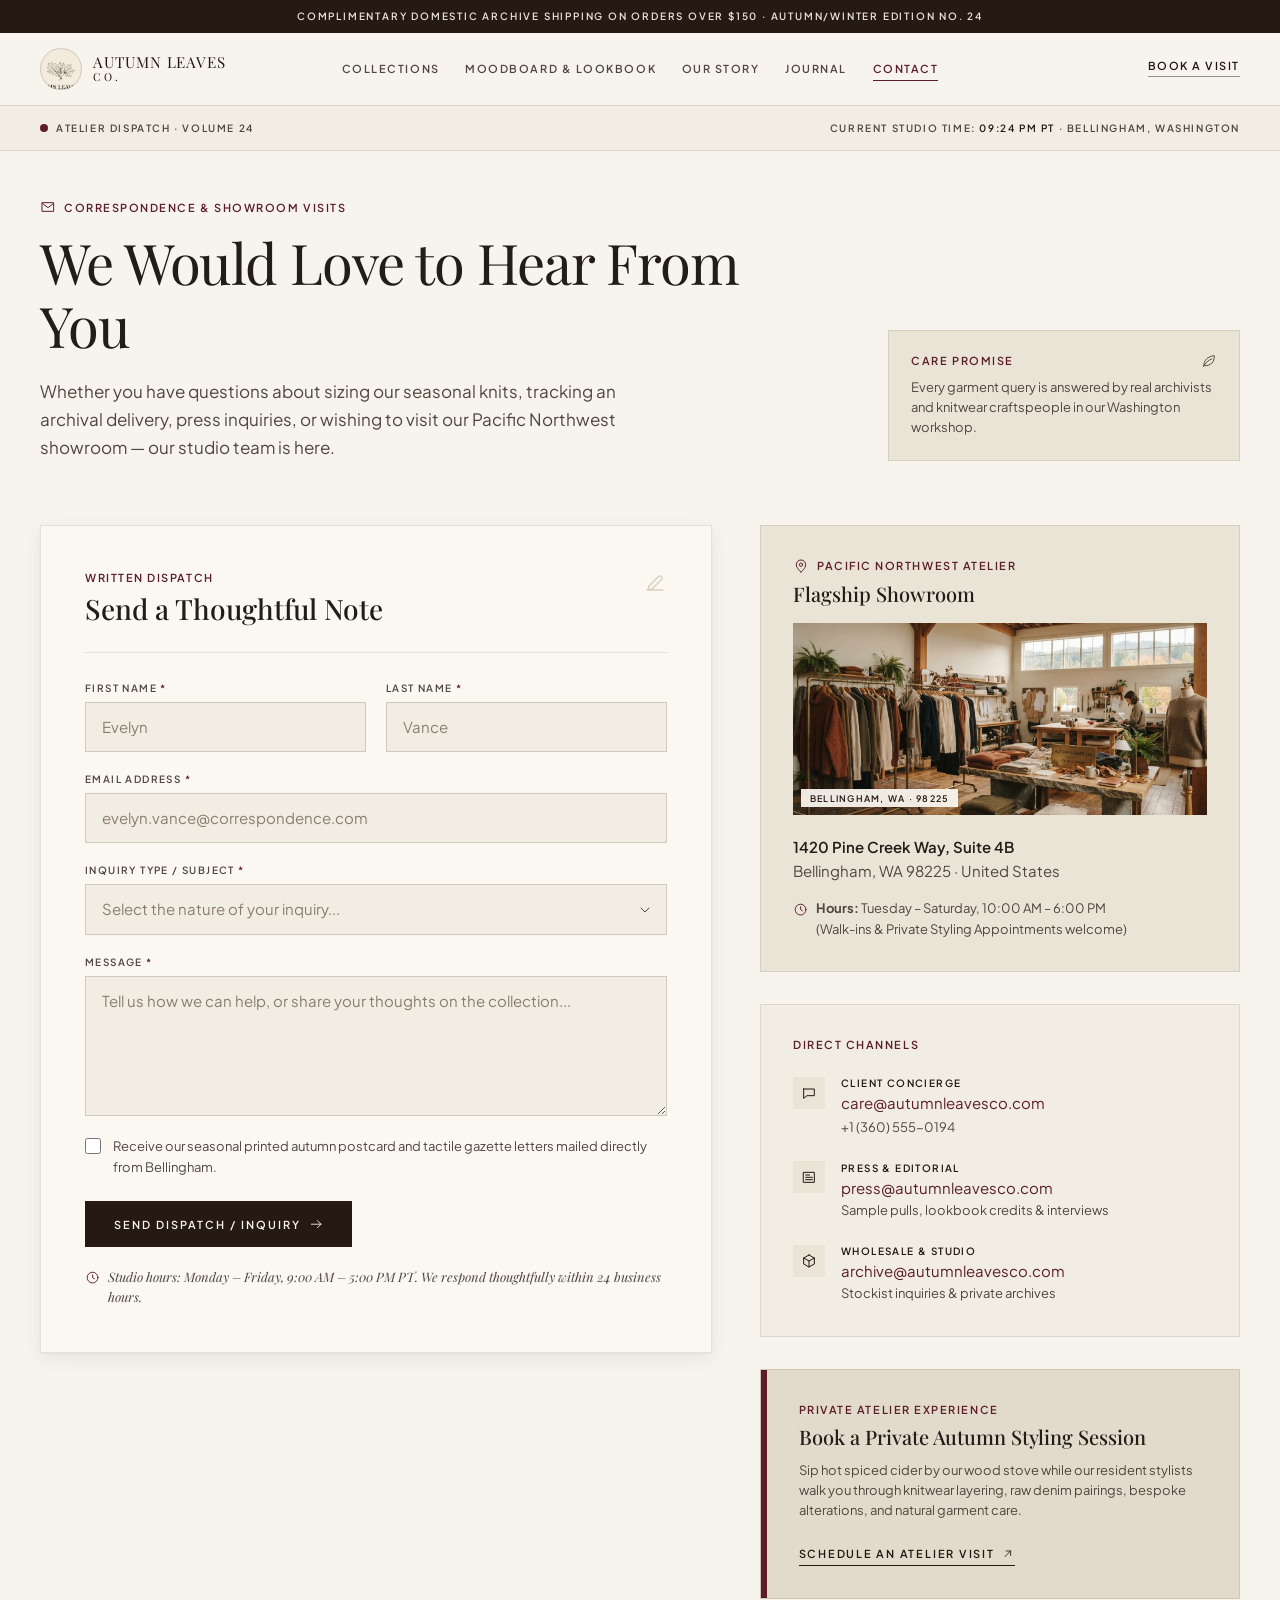
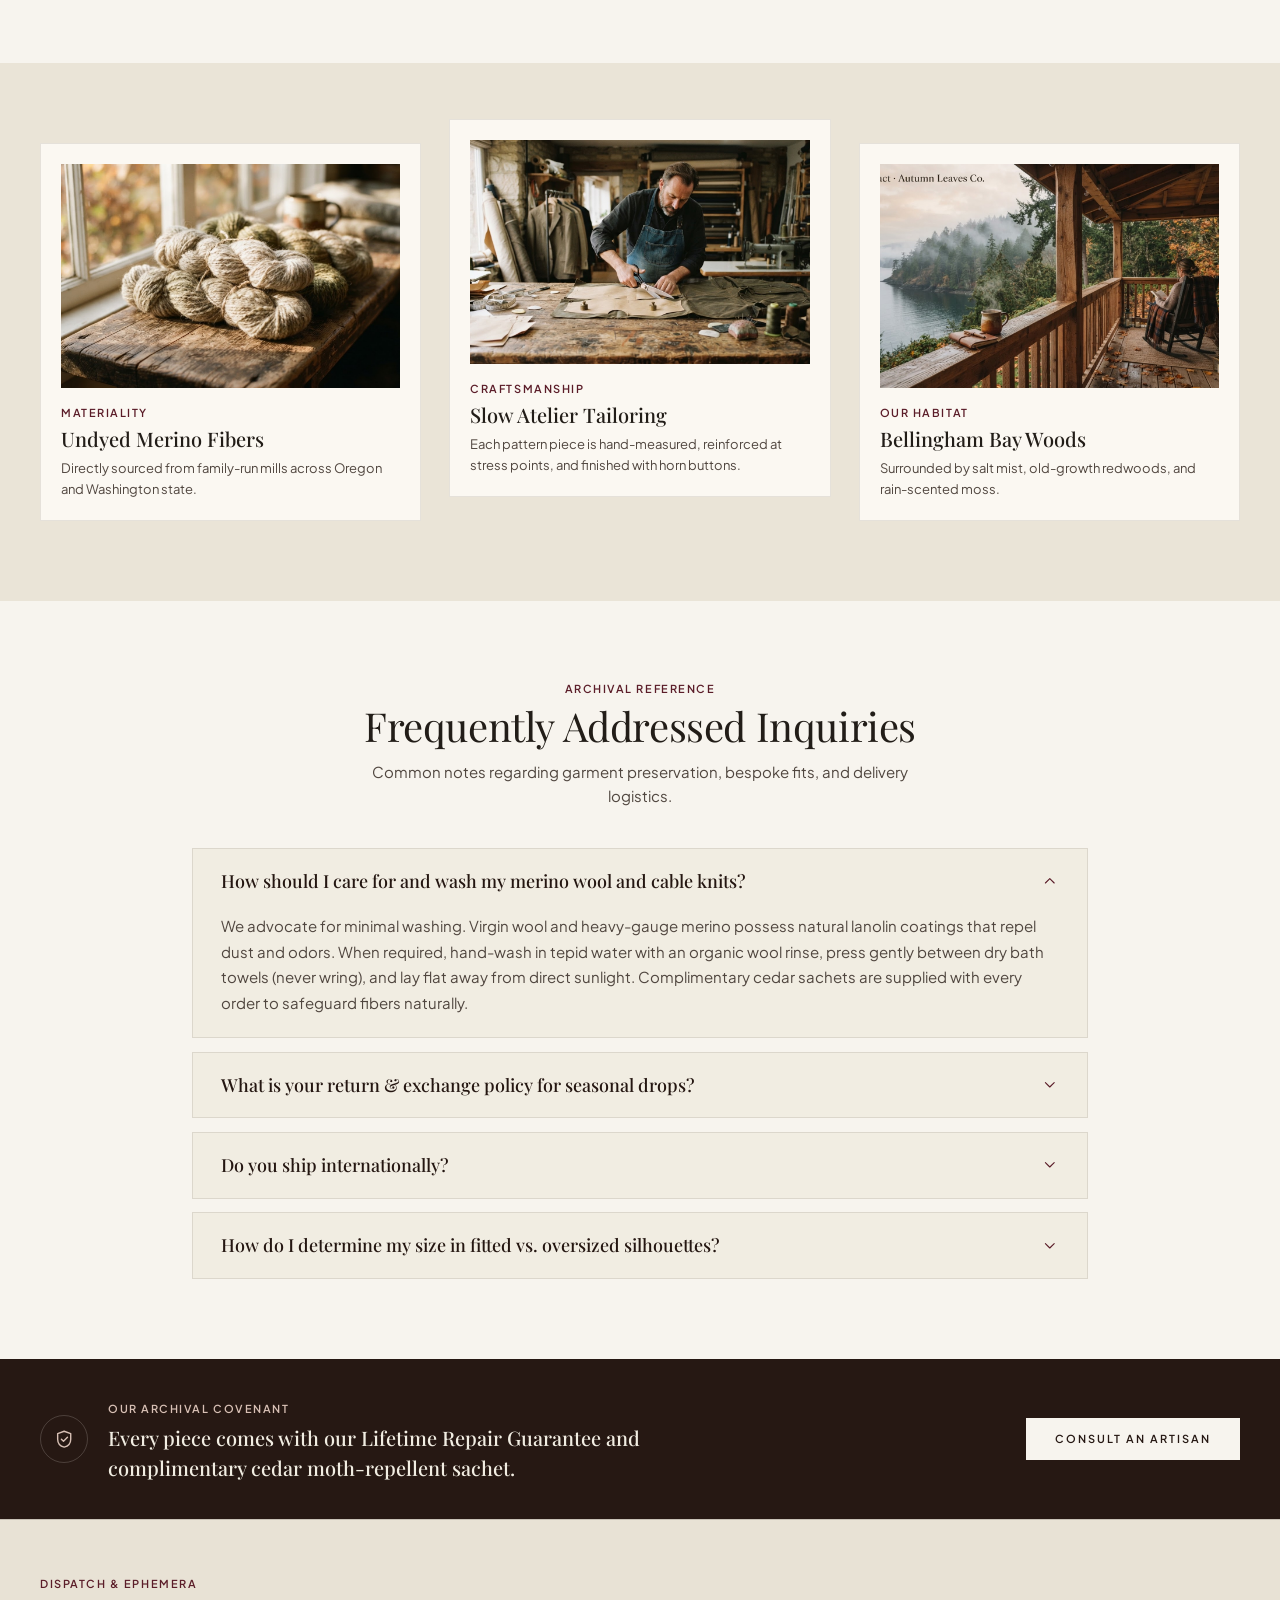
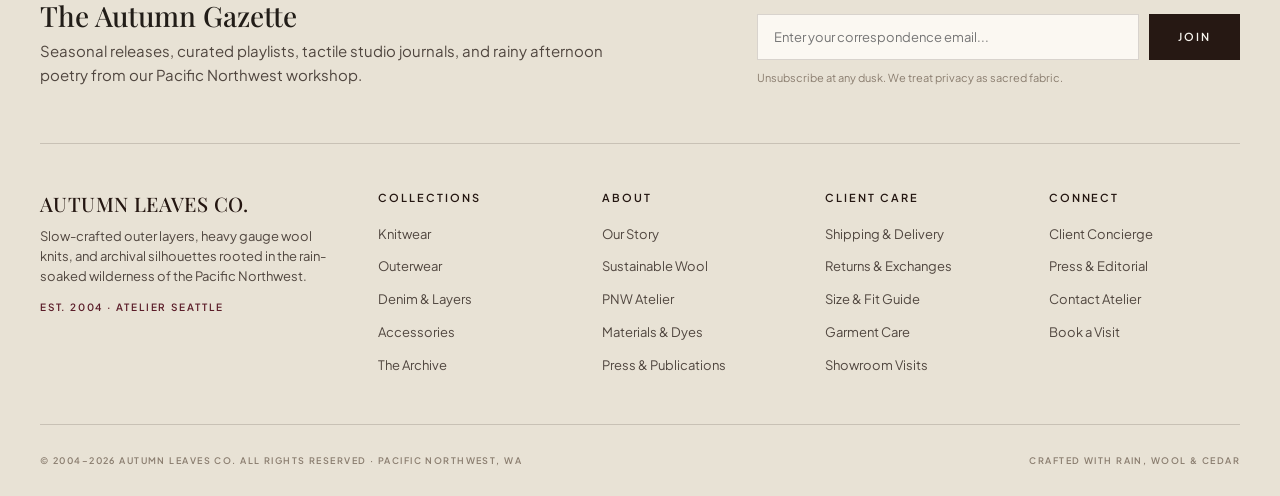
<file: contact.html>
<!DOCTYPE html>
<html lang="en">
<head>
  <meta charset="utf-8">
  <meta name="viewport" content="width=device-width, initial-scale=1">
  <title>Contact — AUTUMN LEAVES CO.</title>
  <meta name="description" content="Correspondence and showroom visits for Autumn Leaves Co. — sizing advice, order tracking, press inquiries, and our Bellingham flagship showroom.">
  <link rel="icon" href="images/logo.jpg">
  <link rel="preconnect" href="https://fonts.googleapis.com">
  <link rel="preconnect" href="https://fonts.gstatic.com" crossorigin>
  <link href="https://fonts.googleapis.com/css2?family=Playfair+Display:ital,wght@0,400;0,500;0,600;0,700;1,400;1,500;1,600&family=Plus+Jakarta+Sans:wght@400;500;600;700&display=swap" rel="stylesheet">
  <link rel="stylesheet" href="css/style.css">
</head>
<body>
  <a class="skip-link" href="#main">Skip to content</a>

  <p class="topbar">Complimentary domestic archive shipping on orders over $150 &middot; Autumn/Winter Edition No. 24</p>

  <header class="site-header">
    <div class="wrap header-inner">
      <button class="nav-toggle" type="button" aria-expanded="false" aria-controls="mobile-nav" aria-label="Open menu">
        <svg class="icon-menu" viewBox="0 0 24 24" fill="none" stroke="currentColor" stroke-width="1.5" stroke-linecap="round" aria-hidden="true"><path d="M3.75 6.75h16.5M3.75 12h16.5M3.75 17.25h16.5"/></svg>
        <svg class="icon-close" viewBox="0 0 24 24" fill="none" stroke="currentColor" stroke-width="1.5" stroke-linecap="round" aria-hidden="true"><path d="M6 6l12 12M18 6L6 18"/></svg>
      </button>
      <a class="brand" href="index.html">
        <span class="brand-mark" aria-hidden="true"></span>
        <span class="brand-word">Autumn Leaves<small>Co.</small></span>
      </a>
      <nav class="nav" aria-label="Primary">
        <a href="index.html#collections">Collections</a>
        <a href="index.html#lookbook">Moodboard &amp; Lookbook</a>
        <a href="about.html">Our Story</a>
        <a href="index.html#journal">Journal</a>
        <a href="contact.html" class="is-active" aria-current="page">Contact</a>
      </nav>
      <div class="header-actions">
        <a class="header-cta" href="#visit">Book a Visit</a>
      </div>
    </div>
    <nav id="mobile-nav" class="mobile-nav" aria-label="Mobile">
      <ul>
        <li><a href="index.html#collections">Collections</a></li>
        <li><a href="index.html#lookbook">Moodboard &amp; Lookbook</a></li>
        <li><a href="about.html">Our Story</a></li>
        <li><a href="index.html#journal">Journal</a></li>
        <li><a href="contact.html" class="is-active" aria-current="page">Contact</a></li>
      </ul>
      <a class="btn btn--primary" href="#visit">Book a Visit</a>
    </nav>
  </header>

  <main id="main">
    <!-- Metadata ribbon -->
    <section class="contact-ribbon">
      <div class="wrap">
        <span><span class="dot" aria-hidden="true"></span>Atelier Dispatch &middot; Volume 24</span>
        <span>Current Studio Time: <b id="studio-clock">—</b><span class="hidden-sm"> &middot; Bellingham, Washington</span></span>
      </div>
    </section>

    <!-- Editorial header -->
    <section class="contact-hero">
      <div class="wrap">
        <div class="contact-hero-grid">
          <div>
            <div class="kicker-icon">
              <svg viewBox="0 0 24 24" fill="none" stroke="currentColor" stroke-width="1.5" stroke-linecap="round" stroke-linejoin="round" aria-hidden="true"><rect x="3.5" y="5.5" width="17" height="13"/><path d="m4 7 8 6 8-6"/></svg>
              <span class="label">Correspondence &amp; Showroom Visits</span>
            </div>
            <h1 class="display">We Would Love to Hear From You</h1>
            <p class="body-lg">Whether you have questions about sizing our seasonal knits, tracking an archival delivery, press inquiries, or wishing to visit our Pacific Northwest showroom — our studio team is here.</p>
          </div>
          <div class="care-card">
            <header>
              <span class="label">Care Promise</span>
              <svg viewBox="0 0 24 24" fill="none" stroke="currentColor" stroke-width="1.5" stroke-linecap="round" stroke-linejoin="round" aria-hidden="true"><path d="M4 20C4 11 10 5 20 4c0 10-5 15-14 15"/><path d="M4 20c3-6 7-9 12-11"/></svg>
            </header>
            <p class="body-sm">Every garment query is answered by real archivists and knitwear craftspeople in our Washington workshop.</p>
          </div>
        </div>
      </div>
    </section>

    <!-- Form & studio directory -->
    <section class="wrap contact-layout" id="visit">
      <div class="contact-form-card">
        <div class="form-head">
          <div>
            <span class="label eyebrow">Written Dispatch</span>
            <h2 class="headline-md">Send a Thoughtful Note</h2>
          </div>
          <svg viewBox="0 0 24 24" fill="none" stroke="currentColor" stroke-width="1.5" stroke-linecap="round" stroke-linejoin="round" aria-hidden="true"><path d="M4 20h16"/><path d="m6 16 9.5-9.5a2.1 2.1 0 0 1 3 3L9 19l-4 1 1-4Z"/></svg>
        </div>
        <form id="contact-form" novalidate>
          <div class="name-row">
            <div class="field">
              <label for="first-name">First Name <span class="req" aria-hidden="true">*</span></label>
              <input class="input" type="text" id="first-name" name="first_name" placeholder="Evelyn" autocomplete="given-name">
              <p class="field-error" id="first-name-error"></p>
            </div>
            <div class="field">
              <label for="last-name">Last Name <span class="req" aria-hidden="true">*</span></label>
              <input class="input" type="text" id="last-name" name="last_name" placeholder="Vance" autocomplete="family-name">
              <p class="field-error" id="last-name-error"></p>
            </div>
          </div>
          <div class="field">
            <label for="email-address">Email Address <span class="req" aria-hidden="true">*</span></label>
            <input class="input" type="email" id="email-address" name="email" placeholder="evelyn.vance@correspondence.com" autocomplete="email">
            <p class="field-error" id="email-address-error"></p>
          </div>
          <div class="field">
            <label for="inquiry-type">Inquiry Type / Subject <span class="req" aria-hidden="true">*</span></label>
            <div class="select">
              <select class="input" id="inquiry-type" name="inquiry_type" required>
                <option value="" selected>Select the nature of your inquiry...</option>
                <option value="sizing">Sizing &amp; Fit Advice</option>
                <option value="order">Order &amp; Archive Tracking</option>
                <option value="showroom">Studio Showroom Appointment</option>
                <option value="press">Press &amp; Collaboration</option>
                <option value="general">General Note</option>
              </select>
              <svg viewBox="0 0 24 24" fill="none" stroke="currentColor" stroke-width="1.5" stroke-linecap="round" stroke-linejoin="round" aria-hidden="true"><path d="m6 9 6 6 6-6"/></svg>
            </div>
            <p class="field-error" id="inquiry-type-error"></p>
          </div>
          <div class="field">
            <label for="message-content">Message <span class="req" aria-hidden="true">*</span></label>
            <textarea class="input" id="message-content" name="message" rows="5" placeholder="Tell us how we can help, or share your thoughts on the collection..."></textarea>
            <p class="field-error" id="message-content-error"></p>
          </div>
          <div class="checkbox-row">
            <input type="checkbox" id="postcard-consent" name="postcard_consent">
            <label for="postcard-consent">Receive our seasonal printed autumn postcard and tactile gazette letters mailed directly from Bellingham.</label>
          </div>
          <div class="form-actions">
            <button class="btn btn--primary" type="submit">
              Send Dispatch / Inquiry
              <svg viewBox="0 0 24 24" fill="none" stroke="currentColor" stroke-width="1.5" stroke-linecap="round" stroke-linejoin="round" aria-hidden="true"><path d="M4 12h16m-6-6 6 6-6 6"/></svg>
            </button>
          </div>
          <div class="form-banner" id="form-feedback" role="status" aria-live="polite">
            <svg viewBox="0 0 24 24" fill="none" stroke="currentColor" stroke-width="1.5" stroke-linecap="round" stroke-linejoin="round" aria-hidden="true"><circle cx="12" cy="12" r="8.5"/><path d="m8.5 12.5 2.5 2.5 4.5-5"/></svg>
            <p></p>
          </div>
          <div class="form-footnote">
            <svg viewBox="0 0 24 24" fill="none" stroke="currentColor" stroke-width="1.5" stroke-linecap="round" stroke-linejoin="round" aria-hidden="true"><circle cx="12" cy="12" r="8.5"/><path d="M12 7.5V12l3 2"/></svg>
            <p>Studio hours: Monday – Friday, 9:00 AM – 5:00 PM PT. We respond thoughtfully within 24 business hours.</p>
          </div>
        </form>
      </div>

      <div class="contact-aside">
        <div class="studio-card">
          <div class="kicker-icon">
            <svg viewBox="0 0 24 24" fill="none" stroke="currentColor" stroke-width="1.5" stroke-linecap="round" stroke-linejoin="round" aria-hidden="true"><path d="M12 21s-7-5.5-7-11a7 7 0 0 1 14 0c0 5.5-7 11-7 11Z"/><circle cx="12" cy="10" r="2.5"/></svg>
            <span class="label">Pacific Northwest Atelier</span>
          </div>
          <h2 class="headline-sm">Flagship Showroom</h2>
          <div class="studio-media">
            <img src="images/showroom.jpg" alt="Sunlit apparel atelier with cedar framing, brass racks of heavy wool knitwear, and stone tables" width="1408" height="768" loading="lazy">
            <span class="studio-chip">Bellingham, WA &middot; 98225</span>
          </div>
          <address>
            <b>1420 Pine Creek Way, Suite 4B</b><br>
            Bellingham, WA 98225 &middot; United States
          </address>
          <div class="studio-hours">
            <svg viewBox="0 0 24 24" fill="none" stroke="currentColor" stroke-width="1.5" stroke-linecap="round" stroke-linejoin="round" aria-hidden="true"><circle cx="12" cy="12" r="8.5"/><path d="M12 7.5V12l3 2"/></svg>
            <span><strong>Hours:</strong> Tuesday – Saturday, 10:00 AM – 6:00 PM<br>(Walk-ins &amp; Private Styling Appointments welcome)</span>
          </div>
        </div>

        <div class="channels">
          <span class="label">Direct Channels</span>
          <div class="channel">
            <div class="channel-icon">
              <svg viewBox="0 0 24 24" fill="none" stroke="currentColor" stroke-width="1.5" stroke-linecap="round" stroke-linejoin="round" aria-hidden="true"><path d="M4 6h16v10H9l-5 4V6Z"/></svg>
            </div>
            <div>
              <b>Client Concierge</b>
              <a href="mailto:care@autumnleavesco.com">care@autumnleavesco.com</a>
              <a class="tel" href="tel:+13605550194">+1 (360) 555-0194</a>
            </div>
          </div>
          <div class="channel">
            <div class="channel-icon">
              <svg viewBox="0 0 24 24" fill="none" stroke="currentColor" stroke-width="1.5" stroke-linecap="round" stroke-linejoin="round" aria-hidden="true"><rect x="4" y="5" width="16" height="15"/><path d="M7 9h6M7 12.5h10M7 16h10"/></svg>
            </div>
            <div>
              <b>Press &amp; Editorial</b>
              <a href="mailto:press@autumnleavesco.com">press@autumnleavesco.com</a>
              <p class="channel-note">Sample pulls, lookbook credits &amp; interviews</p>
            </div>
          </div>
          <div class="channel">
            <div class="channel-icon">
              <svg viewBox="0 0 24 24" fill="none" stroke="currentColor" stroke-width="1.5" stroke-linecap="round" stroke-linejoin="round" aria-hidden="true"><path d="m12 3 8 4.5v9L12 21l-8-4.5v-9L12 3Z"/><path d="M4 7.5 12 12l8-4.5M12 12v9"/></svg>
            </div>
            <div>
              <b>Wholesale &amp; Studio</b>
              <a href="mailto:archive@autumnleavesco.com">archive@autumnleavesco.com</a>
              <p class="channel-note">Stockist inquiries &amp; private archives</p>
            </div>
          </div>
        </div>

        <div class="visit-card">
          <span class="label eyebrow">Private Atelier Experience</span>
          <h3 class="headline-sm">Book a Private Autumn Styling Session</h3>
          <p class="body-sm">Sip hot spiced cider by our wood stove while our resident stylists walk you through knitwear layering, raw denim pairings, bespoke alterations, and natural garment care.</p>
          <a class="caps-link" href="#contact-form" data-inquiry="showroom">Schedule an Atelier Visit
            <svg viewBox="0 0 24 24" fill="none" stroke="currentColor" stroke-width="1.5" stroke-linecap="round" stroke-linejoin="round" aria-hidden="true"><path d="M7 17 17 7M9 7h8v8"/></svg>
          </a>
        </div>
      </div>
    </section>

    <!-- Workshop still life -->
    <section class="section section--card">
      <div class="wrap">
        <div class="still-grid">
          <figure class="still-card">
            <img src="images/still-yarn.jpg" alt="Hand-spun undyed wool yarn hanks on a weathered cedar bench in warm afternoon sunlight" width="1408" height="768" loading="lazy">
            <figcaption>
              <span class="label">Materiality</span>
              <h3 class="headline-sm">Undyed Merino Fibers</h3>
              <p>Directly sourced from family-run mills across Oregon and Washington state.</p>
            </figcaption>
          </figure>
          <figure class="still-card">
            <img src="images/still-tailoring.jpg" alt="Tailor cutting heavy wax cotton jacket patterns on a reclaimed timber work table" width="1408" height="768" loading="lazy">
            <figcaption>
              <span class="label">Craftsmanship</span>
              <h3 class="headline-sm">Slow Atelier Tailoring</h3>
              <p>Each pattern piece is hand-measured, reinforced at stress points, and finished with horn buttons.</p>
            </figcaption>
          </figure>
          <figure class="still-card">
            <img src="images/still-porch.jpg" alt="Cedar porch of a coastal studio overlooking foggy pines and calm rain-dappled water, a steaming mug on the railing" width="1376" height="768" loading="lazy">
            <figcaption>
              <span class="label">Our Habitat</span>
              <h3 class="headline-sm">Bellingham Bay Woods</h3>
              <p>Surrounded by salt mist, old-growth redwoods, and rain-scented moss.</p>
            </figcaption>
          </figure>
        </div>
      </div>
    </section>

    <!-- FAQ -->
    <section class="section" id="faq">
      <div class="wrap">
        <div class="faq-head">
          <span class="label eyebrow">Archival Reference</span>
          <h2 class="headline-lg">Frequently Addressed Inquiries</h2>
          <p class="body-md">Common notes regarding garment preservation, bespoke fits, and delivery logistics.</p>
        </div>
        <div class="faq-list">
          <div class="faq-item open">
            <button class="faq-q" type="button" aria-expanded="true">
              <h3>How should I care for and wash my merino wool and cable knits?</h3>
              <svg viewBox="0 0 24 24" fill="none" stroke="currentColor" stroke-width="1.5" stroke-linecap="round" stroke-linejoin="round" aria-hidden="true"><path d="m6 9 6 6 6-6"/></svg>
            </button>
            <div class="faq-a">
              <div><p>We advocate for minimal washing. Virgin wool and heavy-gauge merino possess natural lanolin coatings that repel dust and odors. When required, hand-wash in tepid water with an organic wool rinse, press gently between dry bath towels (never wring), and lay flat away from direct sunlight. Complimentary cedar sachets are supplied with every order to safeguard fibers naturally.</p></div>
            </div>
          </div>
          <div class="faq-item">
            <button class="faq-q" type="button" aria-expanded="false">
              <h3>What is your return &amp; exchange policy for seasonal drops?</h3>
              <svg viewBox="0 0 24 24" fill="none" stroke="currentColor" stroke-width="1.5" stroke-linecap="round" stroke-linejoin="round" aria-hidden="true"><path d="m6 9 6 6 6-6"/></svg>
            </button>
            <div class="faq-a">
              <div><p>We provide complimentary 30-day domestic returns and size exchanges on all unwashed garments with archival tags intact. Because our collections are crafted in small, numbered editions, we recommend requesting an exchange dispatch immediately to secure your preferred size before inventory is retired.</p></div>
            </div>
          </div>
          <div class="faq-item">
            <button class="faq-q" type="button" aria-expanded="false">
              <h3>Do you ship internationally?</h3>
              <svg viewBox="0 0 24 24" fill="none" stroke="currentColor" stroke-width="1.5" stroke-linecap="round" stroke-linejoin="round" aria-hidden="true"><path d="m6 9 6 6 6-6"/></svg>
            </button>
            <div class="faq-a">
              <div><p>Yes. We ship worldwide via carbon-neutral tracked couriers. International parcels arrive in custom heavy parchment wrapping with duties calculated at checkout to avoid customs delays. Delivery typically takes 5 to 9 business days depending on global destination.</p></div>
            </div>
          </div>
          <div class="faq-item">
            <button class="faq-q" type="button" aria-expanded="false">
              <h3>How do I determine my size in fitted vs. oversized silhouettes?</h3>
              <svg viewBox="0 0 24 24" fill="none" stroke="currentColor" stroke-width="1.5" stroke-linecap="round" stroke-linejoin="round" aria-hidden="true"><path d="m6 9 6 6 6-6"/></svg>
            </button>
            <div class="faq-a">
              <div><p>Every garment page features precise flat garment measurements (chest width, sleeve from spine, center back length). Our outerwear and chunky sweaters are deliberately tailored with an archival ease for layering over thermals. If you prefer a closer, tailored fit, we recommend selecting one size smaller. Our concierge is always happy to offer customized size advice via email or phone.</p></div>
            </div>
          </div>
        </div>
      </div>
    </section>

    <!-- Covenant banner -->
    <section class="covenant">
      <div class="wrap">
        <div class="covenant-badge">
          <div class="covenant-icon">
            <svg viewBox="0 0 24 24" fill="none" stroke="currentColor" stroke-width="1.5" stroke-linecap="round" stroke-linejoin="round" aria-hidden="true"><path d="M12 3.5 5 6v6c0 4.5 3 7.5 7 8.5 4-1 7-4 7-8.5V6l-7-2.5Z"/><path d="m9 12 2.25 2.25L15.5 10"/></svg>
          </div>
          <div>
            <span class="label">Our Archival Covenant</span>
            <p>Every piece comes with our Lifetime Repair Guarantee and complimentary cedar moth-repellent sachet.</p>
          </div>
        </div>
        <a class="btn btn--light" href="#contact-form" data-inquiry="general">Consult An Artisan</a>
      </div>
    </section>
  </main>

  <footer class="site-footer">
    <div class="wrap">
      <div class="footer-gazette">
        <div>
          <span class="label eyebrow">Dispatch &amp; Ephemera</span>
          <h3 class="headline-md">The Autumn Gazette</h3>
          <p class="body-md">Seasonal releases, curated playlists, tactile studio journals, and rainy afternoon poetry from our Pacific Northwest workshop.</p>
        </div>
        <div>
          <form class="footer-form" data-newsletter data-msg="footer-msg" novalidate>
            <input type="email" name="email" placeholder="Enter your correspondence email..." aria-label="Email address" autocomplete="email">
            <button class="btn btn--primary" type="submit">Join</button>
          </form>
          <p class="form-msg" id="footer-msg" role="status"></p>
          <p class="footer-privacy">Unsubscribe at any dusk. We treat privacy as sacred fabric.</p>
        </div>
      </div>
      <div class="footer-cols">
        <div class="footer-brand">
          <div class="wordmark">AUTUMN LEAVES CO.</div>
          <p class="body-sm">Slow-crafted outer layers, heavy gauge wool knits, and archival silhouettes rooted in the rain-soaked wilderness of the Pacific Northwest.</p>
          <p class="est">Est. 2004 &middot; Atelier Seattle</p>
        </div>
        <nav class="footer-col" aria-label="Collections">
          <h4>Collections</h4>
          <ul>
            <li><a href="index.html#collections">Knitwear</a></li>
            <li><a href="index.html#collections">Outerwear</a></li>
            <li><a href="index.html#lookbook">Denim &amp; Layers</a></li>
            <li><a href="index.html#lookbook">Accessories</a></li>
            <li><a href="index.html#lookbook">The Archive</a></li>
          </ul>
        </nav>
        <nav class="footer-col" aria-label="About">
          <h4>About</h4>
          <ul>
            <li><a href="about.html">Our Story</a></li>
            <li><a href="about.html#responsibility">Sustainable Wool</a></li>
            <li><a href="about.html#chronology">PNW Atelier</a></li>
            <li><a href="about.html#pillars">Materials &amp; Dyes</a></li>
            <li><a href="contact.html">Press &amp; Publications</a></li>
          </ul>
        </nav>
        <nav class="footer-col" aria-label="Client care">
          <h4>Client Care</h4>
          <ul>
            <li><a href="#faq">Shipping &amp; Delivery</a></li>
            <li><a href="#faq">Returns &amp; Exchanges</a></li>
            <li><a href="#faq">Size &amp; Fit Guide</a></li>
            <li><a href="#faq">Garment Care</a></li>
            <li><a href="#visit">Showroom Visits</a></li>
          </ul>
        </nav>
        <nav class="footer-col" aria-label="Connect">
          <h4>Connect</h4>
          <ul>
            <li><a href="mailto:care@autumnleavesco.com">Client Concierge</a></li>
            <li><a href="mailto:press@autumnleavesco.com">Press &amp; Editorial</a></li>
            <li><a href="contact.html">Contact Atelier</a></li>
            <li><a href="#visit">Book a Visit</a></li>
          </ul>
        </nav>
      </div>
      <div class="footer-bottom">
        <p>&copy; 2004&ndash;<span id="year">2026</span> Autumn Leaves Co. All rights reserved &middot; Pacific Northwest, WA</p>
        <p>Crafted with rain, wool &amp; cedar</p>
      </div>
    </div>
  </footer>

  <script src="js/main.js"></script>
</body>
</html>
</file>
<file: css/style.css>
/* ============================================================
   AUTUMN LEAVES CO. — Pacific Northwest Archival Apparel
   Shared design system
   Palette: espresso #241611 · burgundy #5B1D29 · olive #4F583D
            cream #F7F4EE · oat #E8E2D5 · parchment #D9D0C1
   Type:    Playfair Display (serif) + Plus Jakarta Sans (sans)
   Shape:   sharp 0 radius · 1px hairline borders · tonal depth
   ============================================================ */

:root {
  --espresso: #241611;
  --espresso-deep: #1b100c;
  --roast: #261813;
  --burgundy: #5b1d29;
  --burgundy-soft: #7a3540;
  --olive: #4f583d;
  --olive-soft: #7e8869;
  --amber: #8c4a28;

  --cream: #f7f4ee;
  --cream-soft: #f1ede2;
  --cream-card: #eae4d7;
  --cream-deep: #e2dbcc;
  --ivory: #fbf8f2;
  --oat: #e8e2d5;
  --parchment: #d9d0c1;
  --clay: #d8c0b5;

  --ink: #221d18;
  --body-color: #50463f;
  --faded: #8a7d6f;

  --hairline: rgba(36, 22, 17, 0.16);
  --hairline-soft: rgba(36, 22, 17, 0.1);
  --hairline-strong: rgba(36, 22, 17, 0.45);
  --line-light: rgba(247, 244, 238, 0.18);

  --error: #a02c2c;
  --error-bg: #f3e0da;
  --sage-bg: #e7e9da;

  --serif: "Playfair Display", Georgia, "Times New Roman", serif;
  --sans: "Plus Jakarta Sans", "Segoe UI", Arial, sans-serif;

  --shadow-soft: 0 1px 2px rgba(36, 22, 17, 0.05), 0 6px 18px rgba(36, 22, 17, 0.07);
  --shadow-lift: 0 2px 4px rgba(36, 22, 17, 0.08), 0 14px 34px rgba(36, 22, 17, 0.13);

  --wrap: 80rem;
  --gutter: 1.5rem;
}

/* ---------- Reset & base ---------- */

*,
*::before,
*::after { box-sizing: border-box; }

html { scroll-behavior: smooth; }

body {
  margin: 0;
  background: var(--cream);
  color: var(--ink);
  font: 400 0.9375rem/1.6 var(--sans);
  -webkit-font-smoothing: antialiased;
  text-rendering: optimizeLegibility;
}

img { display: block; max-width: 100%; }

h1, h2, h3, h4, p, ul, figure { margin: 0; }
ul { padding: 0; list-style: none; }

a { color: inherit; }

button { font: inherit; color: inherit; }

::selection { background: #efc9ce; color: #3c0513; }

:focus-visible {
  outline: 2px solid var(--burgundy);
  outline-offset: 2px;
}

.skip-link {
  position: absolute;
  left: -9999px;
  top: 0;
  background: var(--roast);
  color: var(--cream);
  padding: 0.75rem 1.25rem;
  z-index: 100;
}
.skip-link:focus { left: 0; }

main { display: block; }

/* ---------- Layout primitives ---------- */

.wrap {
  max-width: var(--wrap);
  margin-inline: auto;
  padding-inline: var(--gutter);
}

@media (min-width: 1024px) {
  .wrap { padding-inline: 2.5rem; }
}

.section { padding-block: 3.5rem; }
@media (min-width: 1024px) { .section { padding-block: 5rem; } }

.section--soft { background: var(--cream-soft); }
.section--card { background: var(--cream-card); }
.section--deep { background: var(--cream-deep); }

.section-head {
  display: flex;
  flex-direction: column;
  gap: 1rem;
  margin-bottom: 2.25rem;
}
@media (min-width: 768px) {
  .section-head {
    flex-direction: row;
    align-items: flex-end;
    justify-content: space-between;
  }
}
.section-head__intro { max-width: 38rem; }
.section-head__aside {
  max-width: 26rem;
  color: var(--body-color);
  font-size: 0.9375rem;
}

/* ---------- Typography ---------- */

.display {
  font-family: var(--serif);
  font-weight: 400;
  font-size: clamp(2.25rem, 4.6vw, 3.5rem);
  line-height: 1.12;
  letter-spacing: -0.02em;
}

.headline-lg {
  font-family: var(--serif);
  font-weight: 400;
  font-size: clamp(1.75rem, 3.2vw, 2.5rem);
  line-height: 1.2;
  letter-spacing: -0.01em;
}

.headline-md {
  font-family: var(--serif);
  font-weight: 500;
  font-size: clamp(1.375rem, 2.2vw, 1.75rem);
  line-height: 1.3;
}

.headline-sm {
  font-family: var(--serif);
  font-weight: 500;
  font-size: 1.25rem;
  line-height: 1.35;
}

.title-editorial {
  font-family: var(--serif);
  font-weight: 600;
  font-size: 1.0625rem;
  line-height: 1.45;
  letter-spacing: 0.03em;
}

.body-lg { font-size: 1.0625rem; line-height: 1.65; color: var(--body-color); }
.body-md { font-size: 0.9375rem; line-height: 1.6; color: var(--body-color); }
.body-sm { font-size: 0.8125rem; line-height: 1.55; color: var(--body-color); }

.label {
  font: 600 0.6875rem/1.4 var(--sans);
  letter-spacing: 0.14em;
  text-transform: uppercase;
}

.eyebrow {
  display: block;
  margin-bottom: 0.375rem;
  color: var(--burgundy);
}

.measure { max-width: 36rem; }

/* ---------- Buttons ---------- */

.btn {
  display: inline-flex;
  align-items: center;
  justify-content: center;
  gap: 0.5rem;
  padding: 0.9rem 1.75rem;
  border: 1px solid transparent;
  background: none;
  cursor: pointer;
  font: 600 0.6875rem/1 var(--sans);
  letter-spacing: 0.18em;
  text-transform: uppercase;
  text-decoration: none;
  transition: background-color 0.2s ease, color 0.2s ease, border-color 0.2s ease;
}

.btn svg { width: 0.9rem; height: 0.9rem; flex: none; }

.btn--primary { background: var(--roast); color: var(--cream); }
.btn--primary:hover { background: var(--burgundy); }

.btn--soft { background: var(--cream-card); color: var(--ink); border-color: var(--hairline); }
.btn--soft:hover { background: var(--cream-deep); }

.btn--light { background: var(--cream); color: var(--roast); }
.btn--light:hover { background: var(--burgundy); color: var(--cream); }

.btn--outline-light { border-color: rgba(247, 244, 238, 0.55); color: var(--cream); }
.btn--outline-light:hover { background: var(--cream); color: var(--roast); border-color: var(--cream); }

.caps-link {
  display: inline-flex;
  align-items: center;
  gap: 0.4rem;
  font: 600 0.6875rem/1 var(--sans);
  letter-spacing: 0.16em;
  text-transform: uppercase;
  color: var(--espresso);
  text-decoration: none;
  border-bottom: 1px solid currentColor;
  padding-bottom: 0.25rem;
  transition: color 0.2s ease;
}
.caps-link:hover { color: var(--burgundy); }
.caps-link svg { width: 0.85rem; height: 0.85rem; }

/* ---------- Announcement bar ---------- */

.topbar {
  background: var(--roast);
  color: rgba(247, 244, 238, 0.92);
  text-align: center;
  padding: 0.55rem var(--gutter);
  font: 600 0.625rem/1.5 var(--sans);
  letter-spacing: 0.18em;
  text-transform: uppercase;
}

/* ---------- Header ---------- */

.site-header {
  position: sticky;
  top: 0;
  z-index: 50;
  background: rgba(247, 244, 238, 0.93);
  -webkit-backdrop-filter: blur(10px);
  backdrop-filter: blur(10px);
  border-bottom: 1px solid var(--hairline);
}

.header-inner {
  display: grid;
  grid-template-columns: 1fr auto 1fr;
  align-items: center;
  gap: 1rem;
  min-height: 4.5rem;
}

.brand {
  display: inline-flex;
  align-items: center;
  gap: 0.7rem;
  text-decoration: none;
}

.brand-mark {
  width: 42px;
  height: 42px;
  flex: none;
  border-radius: 50%;
  border: 1px solid var(--hairline);
  background: var(--ivory) url("../images/logo.jpg") no-repeat center 26% / 190%;
}

.brand-word {
  font-family: var(--serif);
  font-size: 0.95rem;
  line-height: 1.15;
  letter-spacing: 0.06em;
  text-transform: uppercase;
  color: var(--espresso);
  white-space: nowrap;
}
.brand-word small {
  display: block;
  font-size: 0.72em;
  letter-spacing: 0.28em;
}

.nav { display: flex; align-items: center; gap: 1.6rem; }

.nav a {
  font: 600 0.6875rem/1 var(--sans);
  letter-spacing: 0.14em;
  text-transform: uppercase;
  color: var(--body-color);
  text-decoration: none;
  padding: 0.4rem 0;
  border-bottom: 1px solid transparent;
  transition: color 0.2s ease, border-color 0.2s ease;
}
.nav a:hover { color: var(--espresso); }
.nav a.is-active {
  color: var(--burgundy);
  border-bottom-color: var(--burgundy);
}

.header-actions {
  justify-self: end;
  display: flex;
  align-items: center;
  gap: 1rem;
}

.header-cta {
  font: 600 0.6875rem/1 var(--sans);
  letter-spacing: 0.14em;
  text-transform: uppercase;
  color: var(--espresso);
  text-decoration: none;
  border-bottom: 1px solid var(--hairline-strong);
  padding-bottom: 0.3rem;
  transition: color 0.2s ease, border-color 0.2s ease;
  white-space: nowrap;
}
.header-cta:hover { color: var(--burgundy); border-color: var(--burgundy); }

.nav-toggle {
  display: none;
  border: none;
  background: none;
  padding: 0.4rem;
  cursor: pointer;
  color: var(--espresso);
}
.nav-toggle svg { width: 1.4rem; height: 1.4rem; display: block; }
.nav-toggle .icon-close { display: none; }
.nav-toggle[aria-expanded="true"] .icon-menu { display: none; }
.nav-toggle[aria-expanded="true"] .icon-close { display: block; }

.mobile-nav { display: none; border-top: 1px solid var(--hairline); background: var(--cream); padding-bottom: 1.5rem; }
.mobile-nav.open { display: block; }
.mobile-nav ul { padding: 0.75rem 0 1.25rem; }
.mobile-nav a {
  display: block;
  padding: 0.85rem var(--gutter);
  font: 600 0.75rem/1 var(--sans);
  letter-spacing: 0.14em;
  text-transform: uppercase;
  color: var(--body-color);
  text-decoration: none;
  border-bottom: 1px solid var(--hairline-soft);
}
.mobile-nav a:hover { color: var(--burgundy); }
.mobile-nav a.is-active { color: var(--burgundy); }
.mobile-nav .btn { margin: 1.25rem var(--gutter) 0; }

@media (max-width: 1139px) {
  .nav { display: none; }
  .nav-toggle { display: block; justify-self: start; }
  .header-inner { grid-template-columns: auto 1fr auto; }
  .brand { justify-self: start; }
}

@media (max-width: 480px) {
  .brand-word { display: none; }
}

/* ---------- Hero (home) ---------- */

.hero {
  background: linear-gradient(180deg, var(--cream-soft), var(--cream) 55%);
  padding: 2.5rem 0 4.5rem;
  overflow: hidden;
}

.hero-tags {
  display: flex;
  align-items: center;
  gap: 1rem;
  margin-bottom: 1.5rem;
  flex-wrap: wrap;
}

.chip {
  display: inline-flex;
  align-items: center;
  gap: 0.5rem;
  padding: 0.3rem 0.75rem;
  background: var(--cream-card);
  border: 1px solid var(--hairline-soft);
  font: 600 0.625rem/1.4 var(--sans);
  letter-spacing: 0.2em;
  text-transform: uppercase;
  color: var(--body-color);
}
.chip .dot {
  width: 6px;
  height: 6px;
  border-radius: 50%;
  background: var(--burgundy);
}

.hero-tags .aside-label {
  font: 600 0.625rem/1 var(--sans);
  letter-spacing: 0.18em;
  text-transform: uppercase;
  color: var(--faded);
}

.hero-grid {
  display: grid;
  grid-template-columns: 1fr;
  gap: 3rem;
  align-items: start;
}
@media (min-width: 1024px) {
  .hero-grid { grid-template-columns: repeat(12, 1fr); gap: 2.5rem; }
  .hero-copy { grid-column: span 6; padding-top: 2rem; }
  .hero-media { grid-column: span 6; }
}

.hero-kicker {
  display: block;
  margin-bottom: 0.75rem;
  font: 600 0.6875rem/1 var(--sans);
  letter-spacing: 0.22em;
  text-transform: uppercase;
  color: var(--burgundy);
}

.hero-copy .display { margin-bottom: 1.25rem; }
.hero-copy .body-lg { max-width: 34rem; margin-bottom: 2rem; }

.hero-actions {
  display: flex;
  flex-direction: column;
  gap: 0.75rem;
  margin-bottom: 2.5rem;
}
@media (min-width: 640px) {
  .hero-actions { flex-direction: row; align-items: center; }
}

.hero-metrics {
  display: grid;
  grid-template-columns: repeat(3, 1fr);
  gap: 1rem;
  padding-top: 1.5rem;
  border-top: 1px solid var(--hairline);
}
.hero-metrics b {
  display: block;
  font: 500 1.375rem/1.2 var(--serif);
  color: var(--espresso);
}
.hero-metrics span {
  display: block;
  margin-top: 0.3rem;
  font: 600 0.5625rem/1.4 var(--sans);
  letter-spacing: 0.16em;
  text-transform: uppercase;
  color: var(--faded);
}

/* Polaroid mosaic */

.hero-media { position: relative; }

.polaroid {
  background: var(--ivory);
  border: 1px solid var(--hairline-soft);
  box-shadow: var(--shadow-soft);
  padding: 0.5rem 0.5rem 1.1rem;
}

.polaroid-media { overflow: hidden; background: var(--cream-card); }
.polaroid-media img {
  width: 100%;
  height: 100%;
  object-fit: cover;
  transition: transform 0.7s ease;
}
.polaroid:hover .polaroid-media img { transform: scale(1.04); }

.polaroid-caption {
  display: flex;
  align-items: center;
  justify-content: space-between;
  gap: 1rem;
  margin-top: 0.7rem;
  padding-inline: 0.25rem;
}
.polaroid-caption .title {
  font: italic 600 0.95rem/1.4 var(--serif);
  color: var(--ink);
}
.polaroid-caption .ref {
  font: 600 0.5625rem/1 var(--sans);
  letter-spacing: 0.18em;
  color: var(--faded);
}

.polaroid--main { width: 72%; position: relative; z-index: 1; }
.polaroid--main .polaroid-media { aspect-ratio: 4 / 5; }

.polaroid--tilt {
  position: absolute;
  top: 3rem;
  right: -0.4rem;
  width: 44%;
  z-index: 2;
  transform: rotate(2deg);
  transition: transform 0.3s ease;
  padding-bottom: 1.6rem;
}
.polaroid--tilt:hover { transform: rotate(0deg); }
.polaroid--tilt .polaroid-media { aspect-ratio: 3 / 4; }
.polaroid--tilt .polaroid-caption {
  justify-content: center;
  margin-top: 0.6rem;
}

.hero-quote {
  position: relative;
  z-index: 3;
  display: flex;
  align-items: flex-start;
  gap: 0.6rem;
  max-width: 27rem;
  margin: -1.75rem 0 0 30%;
  padding: 1rem 1.25rem;
  background: var(--cream-card);
  border: 1px solid var(--hairline-soft);
  box-shadow: var(--shadow-soft);
}
.hero-quote svg { width: 1rem; height: 1rem; flex: none; margin-top: 0.2rem; color: var(--burgundy); }
.hero-quote p {
  font: italic 500 0.95rem/1.45 var(--serif);
  color: var(--espresso);
}
.hero-quote span {
  display: block;
  margin-top: 0.4rem;
  font: 600 0.5625rem/1.4 var(--sans);
  letter-spacing: 0.18em;
  text-transform: uppercase;
  color: var(--faded);
}

@media (max-width: 640px) {
  .polaroid--main { width: 84%; }
  .polaroid--tilt { width: 52%; top: 2rem; }
  .hero-quote { margin-left: 6%; }
}

/* ---------- Product cards ---------- */

.products-grid {
  display: grid;
  grid-template-columns: 1fr;
  gap: 1.5rem;
}
@media (min-width: 640px) { .products-grid { grid-template-columns: repeat(2, 1fr); } }
@media (min-width: 1024px) { .products-grid { grid-template-columns: repeat(4, 1fr); } }

.product-card {
  display: flex;
  flex-direction: column;
  background: var(--ivory);
  border: 1px solid var(--hairline-soft);
  padding: 0.75rem;
  transition: box-shadow 0.25s ease;
}
.product-card:hover { box-shadow: var(--shadow-lift); }

.product-media {
  position: relative;
  aspect-ratio: 3 / 4;
  overflow: hidden;
  background: var(--cream-card);
}
.product-media img {
  width: 100%;
  height: 100%;
  object-fit: cover;
  transition: transform 0.6s ease;
}
.product-card:hover .product-media img { transform: scale(1.05); }

.product-flag {
  position: absolute;
  top: 0.5rem;
  left: 0.5rem;
  padding: 0.25rem 0.5rem;
  background: var(--roast);
  color: var(--cream);
  font: 600 0.5625rem/1.4 var(--sans);
  letter-spacing: 0.14em;
  text-transform: uppercase;
}
.product-flag--burgundy { background: var(--burgundy); }
.product-flag--soft { background: var(--cream-card); color: var(--body-color); }

.product-quick {
  position: absolute;
  inset: auto 0 0 0;
  padding: 0.65rem;
  text-align: center;
  background: rgba(251, 248, 242, 0.95);
  font: 600 0.625rem/1 var(--sans);
  letter-spacing: 0.16em;
  text-transform: uppercase;
  color: var(--espresso);
  opacity: 0;
  transition: opacity 0.2s ease;
}
.product-card:hover .product-quick { opacity: 1; }

.product-body {
  display: flex;
  flex-direction: column;
  flex-grow: 1;
  padding: 0.9rem 0.25rem 0;
}
.product-title {
  font: 600 1.0625rem/1.45 var(--serif);
  letter-spacing: 0.03em;
  color: var(--espresso);
}
.product-card:hover .product-title { color: var(--burgundy); }
.product-desc { margin: 0.35rem 0 0.75rem; }

.product-foot {
  margin-top: auto;
  padding-top: 0.7rem;
  border-top: 1px solid var(--hairline-soft);
  display: flex;
  align-items: center;
  justify-content: space-between;
}
.product-price { font: 500 1rem/1 var(--serif); color: var(--espresso); }

.swatches { display: flex; gap: 0.4rem; }
.swatch {
  width: 0.8rem;
  height: 0.8rem;
  border-radius: 50%;
  border: 1px solid rgba(36, 22, 17, 0.25);
}

/* ---------- Archive collage ---------- */

.archive-grid {
  display: grid;
  grid-template-columns: 1fr;
  gap: 1.25rem;
}
@media (min-width: 768px) {
  .archive-grid { grid-template-columns: repeat(12, 1fr); }
  .tile--forest { grid-column: span 4; }
  .tile--outfit { grid-column: span 5; }
  .tile--quote { grid-column: span 3; }
  .tile--porch { grid-column: span 5; margin-top: -2rem; }
  .tile--denim { grid-column: span 4; }
  .tile--palette { grid-column: span 3; }
}

.tile {
  border: 1px solid var(--hairline-soft);
  box-shadow: var(--shadow-soft);
}
.tile--forest { background: var(--cream-card); padding: 0.75rem 0.75rem 1.4rem; }
.tile--outfit { background: var(--cream-soft); padding: 1rem 1rem 1.4rem; }
.tile--porch { background: var(--cream-card); padding: 0.75rem 0.75rem 1.1rem; }
.tile--denim { background: var(--cream-soft); padding: 0.75rem 0.75rem 1.4rem; }

.tile-media { overflow: hidden; background: var(--cream-deep); }
.tile-media img {
  width: 100%;
  height: 100%;
  object-fit: cover;
  transition: transform 0.7s ease;
}
.tile:hover .tile-media img { transform: scale(1.04); }

.tile--forest .tile-media { aspect-ratio: 3 / 4; }
.tile--outfit .tile-media { aspect-ratio: 1 / 1; }
.tile--porch .tile-media { aspect-ratio: 4 / 3; }
.tile--denim .tile-media { aspect-ratio: 4 / 5; }

.tile-caption { padding: 0.85rem 0.25rem 0; }
.tile-plate {
  display: block;
  font: 600 0.5625rem/1 var(--sans);
  letter-spacing: 0.18em;
  text-transform: uppercase;
  color: var(--burgundy);
  margin-bottom: 0.3rem;
}
.tile-title {
  font: italic 500 1.05rem/1.4 var(--serif);
  color: var(--espresso);
}
.tile--outfit .tile-caption { padding-top: 1rem; }
.tile-caption-row {
  display: flex;
  align-items: center;
  justify-content: space-between;
  gap: 1rem;
}
.tile-caption-row .ref {
  font: 600 0.5625rem/1 var(--sans);
  letter-spacing: 0.16em;
  color: var(--faded);
  text-transform: uppercase;
}
.tile-sub { margin-top: 0.3rem; }

.tile--quote {
  background: var(--roast);
  color: var(--cream-soft);
  padding: 1.75rem;
  display: flex;
  flex-direction: column;
  justify-content: space-between;
  gap: 1.5rem;
  min-height: 19rem;
}
.tile--quote svg { width: 1.5rem; height: 1.5rem; color: var(--clay); }
.tile--quote h3 {
  margin-top: 0.9rem;
  font: 600 1.0625rem/1.5 var(--serif);
  letter-spacing: 0.03em;
  color: var(--ivory);
}
.tile--quote p { margin-top: 0.85rem; font-size: 0.8125rem; line-height: 1.7; color: rgba(232, 226, 213, 0.75); }
.tile--quote footer {
  padding-top: 1rem;
  border-top: 1px solid var(--line-light);
  font: 600 0.5625rem/1.6 var(--sans);
  letter-spacing: 0.18em;
  text-transform: uppercase;
  color: var(--clay);
}

.tile--palette {
  background: var(--cream-deep);
  padding: 1.4rem;
  display: flex;
  flex-direction: column;
  gap: 1rem;
}
.palette-icon {
  width: 2rem;
  height: 2rem;
  border-radius: 50%;
  background: var(--ivory);
  display: grid;
  place-items: center;
  color: var(--espresso);
}
.palette-icon svg { width: 1rem; height: 1rem; }
.tile--palette p { font-size: 0.8125rem; color: var(--body-color); }
.palette-rows { display: flex; flex-direction: column; gap: 0.5rem; }
.palette-row {
  display: flex;
  align-items: center;
  justify-content: space-between;
  font-size: 0.8125rem;
  color: var(--ink);
}
.palette-row span:first-child { display: flex; align-items: center; gap: 0.5rem; }
.palette-dot { width: 0.75rem; height: 0.75rem; flex: none; }
.palette-row .pct {
  font: 600 0.5625rem/1 var(--sans);
  letter-spacing: 0.12em;
  color: var(--faded);
}

/* ---------- Dark story band ---------- */

.story { background: var(--roast); color: var(--cream-soft); overflow: hidden; }
.story .wrap { position: relative; z-index: 1; }

.story-grid {
  display: grid;
  grid-template-columns: 1fr;
  gap: 3rem;
  align-items: center;
}
@media (min-width: 1024px) {
  .story-grid { grid-template-columns: repeat(12, 1fr); gap: 4rem; }
  .story-media { grid-column: span 5; }
  .story-copy { grid-column: span 7; }
}

.story-media { position: relative; }
.story-frame {
  border: 1px solid var(--line-light);
  padding: 0.5rem;
  background: rgba(247, 244, 238, 0.04);
}
.story-frame img { width: 100%; aspect-ratio: 4 / 5; object-fit: cover; }
.story-flag {
  position: absolute;
  right: -0.75rem;
  bottom: -0.85rem;
  background: var(--burgundy);
  color: var(--cream);
  padding: 0.55rem 1rem;
  font: 600 0.625rem/1 var(--sans);
  letter-spacing: 0.16em;
  text-transform: uppercase;
}
@media (max-width: 640px) { .story-flag { right: 0.5rem; } }

.eyebrow--light { color: var(--clay); }

.story-copy h2 { color: #f3ede2; margin-bottom: 1.25rem; }
.story-copy .lede {
  font-size: 1.0625rem;
  line-height: 1.7;
  color: rgba(232, 226, 213, 0.85);
  margin-bottom: 1rem;
}
.story-copy .support {
  font-size: 0.9375rem;
  line-height: 1.7;
  color: rgba(232, 226, 213, 0.68);
  margin-bottom: 2rem;
}
.story-actions {
  display: flex;
  flex-wrap: wrap;
  align-items: center;
  gap: 1.25rem;
}
.story-actions .place {
  font: 600 0.625rem/1.6 var(--sans);
  letter-spacing: 0.16em;
  text-transform: uppercase;
  color: rgba(232, 226, 213, 0.6);
}

/* ---------- Journal ---------- */

.journal-grid {
  display: grid;
  grid-template-columns: 1fr;
  gap: 1.5rem;
}
@media (min-width: 768px) { .journal-grid { grid-template-columns: repeat(3, 1fr); } }

.journal-card {
  display: flex;
  flex-direction: column;
  background: var(--ivory);
  border: 1px solid var(--hairline-soft);
  padding: 1rem;
  transition: box-shadow 0.25s ease;
}
.journal-card:hover { box-shadow: var(--shadow-lift); }

.journal-media { aspect-ratio: 16 / 10; overflow: hidden; background: var(--cream-card); margin-bottom: 1rem; }
.journal-media img {
  width: 100%;
  height: 100%;
  object-fit: cover;
  transition: transform 0.6s ease;
}
.journal-card:hover .journal-media img { transform: scale(1.05); }

.journal-tag {
  display: block;
  margin-bottom: 0.4rem;
  font: 600 0.5625rem/1 var(--sans);
  letter-spacing: 0.16em;
  text-transform: uppercase;
  color: var(--burgundy);
}
.journal-title {
  font: 500 1.25rem/1.35 var(--serif);
  color: var(--espresso);
  margin-bottom: 0.5rem;
}
.journal-card:hover .journal-title { color: var(--burgundy); }
.journal-excerpt { flex-grow: 1; }
.journal-meta {
  display: flex;
  align-items: center;
  justify-content: space-between;
  margin-top: 1.25rem;
  padding-top: 0.8rem;
  border-top: 1px solid var(--hairline-soft);
  font: 600 0.5625rem/1.4 var(--sans);
  letter-spacing: 0.14em;
  text-transform: uppercase;
  color: var(--faded);
}

/* ---------- Newsletter ---------- */

.newsletter { background: var(--cream-card); text-align: center; }
.newsletter-icon {
  width: 3rem;
  height: 3rem;
  border-radius: 50%;
  background: var(--cream-deep);
  color: var(--burgundy);
  display: grid;
  place-items: center;
  margin: 0 auto 1.1rem;
}
.newsletter-icon svg { width: 1.3rem; height: 1.3rem; }
.newsletter h2 { margin-bottom: 0.5rem; }
.newsletter .body-md { max-width: 36rem; margin: 0 auto 2rem; }

.newsletter-form {
  display: flex;
  flex-direction: column;
  gap: 0.6rem;
  max-width: 30rem;
  margin: 0 auto;
}
@media (min-width: 640px) {
  .newsletter-form { flex-direction: row; }
}
.newsletter-form input {
  flex: 1;
  background: var(--ivory);
  border: 1px solid var(--hairline);
  padding: 0.85rem 1rem;
  font: 400 0.8125rem/1.4 var(--sans);
  color: var(--ink);
}
.newsletter-form input:focus { outline: none; border-color: var(--burgundy); }

.newsletter-note {
  display: flex;
  flex-wrap: wrap;
  justify-content: center;
  gap: 0.5rem 1rem;
  margin-top: 1.25rem;
  font: 600 0.5625rem/1.6 var(--sans);
  letter-spacing: 0.14em;
  text-transform: uppercase;
  color: var(--faded);
}

.form-msg {
  display: none;
  margin-top: 1rem;
  font-size: 0.8125rem;
  color: var(--olive);
}
.form-msg.show { display: block; }
.form-msg.is-error { color: var(--error); }

/* ---------- Footer ---------- */

.site-footer { background: var(--oat); border-top: 1px solid var(--hairline); }

.footer-gazette {
  display: grid;
  grid-template-columns: 1fr;
  gap: 2rem;
  padding-block: 3.5rem;
  border-bottom: 1px solid var(--hairline);
}
@media (min-width: 1024px) {
  .footer-gazette { grid-template-columns: 7fr 5fr; align-items: end; gap: 2.5rem; }
}
.footer-gazette h3 { margin: 0.3rem 0; }
.footer-gazette .body-md { max-width: 36rem; }

.footer-form { display: flex; flex-direction: column; gap: 0.6rem; }
@media (min-width: 640px) { .footer-form { flex-direction: row; } }
.footer-form input {
  flex: 1;
  background: var(--ivory);
  border: 1px solid var(--hairline);
  padding: 0.8rem 1rem;
  font: 400 0.8125rem/1.4 var(--sans);
  color: var(--ink);
}
.footer-form input:focus { outline: none; border-color: var(--burgundy); }
.footer-form .btn { padding-block: 0.8rem; }
.footer-privacy { margin-top: 0.6rem; font-size: 0.6875rem; color: var(--faded); }

.footer-cols {
  display: grid;
  grid-template-columns: repeat(2, 1fr);
  gap: 2rem;
  padding-block: 3rem;
  border-bottom: 1px solid var(--hairline);
}
@media (min-width: 768px) { .footer-cols { grid-template-columns: repeat(4, 1fr); } }
@media (min-width: 1024px) { .footer-cols { grid-template-columns: 1.6fr 1fr 1fr 1fr 1fr; } }

.footer-brand { grid-column: span 2; }
@media (min-width: 1024px) { .footer-brand { grid-column: auto; } }
.footer-brand .wordmark {
  font: 500 1.25rem/1.2 var(--serif);
  letter-spacing: 0.02em;
  color: var(--espresso);
  margin-bottom: 0.6rem;
}
.footer-brand .est {
  margin-top: 0.9rem;
  font: 600 0.625rem/1.4 var(--sans);
  letter-spacing: 0.18em;
  text-transform: uppercase;
  color: var(--burgundy);
}

.footer-col h4 {
  margin-bottom: 1.1rem;
  font: 600 0.6875rem/1 var(--sans);
  letter-spacing: 0.18em;
  text-transform: uppercase;
  color: var(--espresso);
}
.footer-col li + li { margin-top: 0.55rem; }
.footer-col a {
  font-size: 0.8125rem;
  color: var(--body-color);
  text-decoration: none;
  transition: color 0.2s ease;
}
.footer-col a:hover { color: var(--burgundy); }

.footer-bottom {
  display: flex;
  flex-direction: column;
  align-items: center;
  justify-content: space-between;
  gap: 0.75rem;
  padding-block: 1.75rem;
  font: 600 0.5625rem/1.7 var(--sans);
  letter-spacing: 0.16em;
  text-transform: uppercase;
  color: var(--faded);
  text-align: center;
}
@media (min-width: 768px) { .footer-bottom { flex-direction: row; text-align: left; } }

/* ---------- About page ---------- */

.about-hero { padding-top: 3rem; }

.about-hero-head {
  display: flex;
  flex-direction: column;
  gap: 1.25rem;
}
@media (min-width: 1024px) {
  .about-hero-head {
    flex-direction: row;
    align-items: flex-end;
    justify-content: space-between;
  }
}
.about-hero-head .kicker-row {
  display: flex;
  align-items: center;
  gap: 0.9rem;
  margin-bottom: 1rem;
  flex-wrap: wrap;
}
.kicker-row .label { color: var(--burgundy); }
.kicker-row .rule { width: 2rem; height: 1px; background: var(--hairline-strong); }
.kicker-row .label--muted { color: var(--body-color); }

.about-hero-meta { text-align: left; }
@media (min-width: 1024px) { .about-hero-meta { text-align: right; } }
.about-hero-meta .label { color: var(--body-color); }
.about-hero-meta .weather {
  margin-top: 0.25rem;
  font: italic 400 0.8125rem/1.5 var(--serif);
  color: var(--faded);
}

.about-hero-grid {
  display: grid;
  grid-template-columns: 1fr;
  gap: 1.5rem;
  margin-top: 1.5rem;
}
@media (min-width: 1024px) {
  .about-hero-grid { grid-template-columns: repeat(12, 1fr); gap: 1.5rem; align-items: stretch; }
  .about-hero-main { grid-column: span 7; }
  .about-hero-side { grid-column: span 5; }
}

.about-hero-main {
  position: relative;
  min-height: 26rem;
  display: flex;
  align-items: flex-end;
  overflow: hidden;
  background: var(--cream-card);
}
@media (min-width: 1024px) { .about-hero-main { min-height: 34rem; } }
.about-hero-main > img {
  position: absolute;
  inset: 0;
  width: 100%;
  height: 100%;
  object-fit: cover;
  transition: transform 0.8s ease;
}
.about-hero-main:hover > img { transform: scale(1.04); }
.about-hero-main .scrim {
  position: absolute;
  inset: 0;
  background: linear-gradient(180deg, rgba(27, 16, 12, 0.05) 30%, rgba(27, 16, 12, 0.82));
}
.about-hero-main figcaption {
  position: relative;
  z-index: 1;
  padding: 2rem;
  max-width: 32rem;
  color: var(--cream-soft);
}
.about-hero-main .label { color: var(--clay); }
.about-hero-main blockquote {
  margin: 0.6rem 0 0.5rem;
  font: 500 1.25rem/1.45 var(--serif);
  color: var(--ivory);
}
.about-hero-main .body-sm { color: rgba(232, 226, 213, 0.78); }

.about-hero-side {
  display: flex;
  flex-direction: column;
  gap: 1.5rem;
}

.plate-card { background: var(--cream-card); padding: 1.25rem; border: 1px solid var(--hairline-soft); }
.plate-card .plate-media { height: 16rem; overflow: hidden; background: var(--cream-deep); }
.plate-card img { width: 100%; height: 100%; object-fit: cover; transition: transform 0.6s ease; }
.plate-card:hover img { transform: scale(1.04); }
.plate-card figcaption {
  display: flex;
  align-items: center;
  justify-content: space-between;
  gap: 1rem;
  margin-top: 0.85rem;
  font: 600 0.625rem/1.5 var(--sans);
  letter-spacing: 0.14em;
  text-transform: uppercase;
  color: var(--espresso);
}
.plate-card figcaption .place {
  font: italic 400 0.8125rem/1.5 var(--serif);
  text-transform: none;
  letter-spacing: 0;
  color: var(--faded);
}

.philosophy {
  position: relative;
  overflow: hidden;
  background: var(--cream-soft);
  border: 1px solid var(--hairline-soft);
  padding: 2rem;
  display: flex;
  flex-direction: column;
  gap: 0.9rem;
  flex-grow: 1;
}
.philosophy .year-mark {
  position: absolute;
  right: -0.75rem;
  bottom: -2.25rem;
  font: 400 7.5rem/1 var(--serif);
  color: rgba(217, 208, 193, 0.6);
  user-select: none;
  pointer-events: none;
}
.philosophy > * { position: relative; }
.philosophy .signoff {
  display: flex;
  flex-wrap: wrap;
  align-items: baseline;
  gap: 0.5rem;
  padding-top: 0.4rem;
}
.philosophy .signoff .label { color: var(--body-color); }
.philosophy .signoff b {
  font: italic 600 1.0625rem/1.4 var(--serif);
  color: var(--espresso);
}

/* Chapter scaffolding */

.chapter-head { margin-bottom: 2.5rem; }
.chapter-head h2 { max-width: 40rem; }

.lineage-grid {
  display: grid;
  grid-template-columns: 1fr;
  gap: 3rem;
}
@media (min-width: 1024px) {
  .lineage-grid { grid-template-columns: repeat(2, 1fr); gap: 2.5rem; align-items: start; }
  .lineage-col--offset { margin-top: 3.5rem; }
}

.story-block { display: flex; flex-direction: column; gap: 1.25rem; }
.story-block h3 { margin-top: 0.1rem; }
.story-block .body-md { max-width: 34rem; }

.archive-photo {
  background: var(--ivory);
  border: 1px solid var(--hairline-soft);
  padding: 0.75rem;
  box-shadow: var(--shadow-soft);
}
.archive-photo .photo-media { height: 20rem; overflow: hidden; background: var(--cream-card); }
.archive-photo img { width: 100%; height: 100%; object-fit: cover; }
.archive-photo figcaption {
  display: flex;
  align-items: center;
  justify-content: space-between;
  padding-top: 0.6rem;
  font: 600 0.5625rem/1 var(--sans);
  letter-spacing: 0.16em;
  color: var(--faded);
}

.pull-quote {
  margin-top: 3rem;
  background: var(--cream-card);
  border: 1px solid var(--hairline-soft);
  text-align: center;
  padding: 2.75rem 2rem;
}
.pull-quote p {
  font: italic 500 clamp(1.125rem, 2.4vw, 1.5rem)/1.5 var(--serif);
  color: var(--burgundy);
  max-width: 46rem;
  margin-inline: auto;
}
.pull-quote .attribution {
  display: block;
  margin-top: 1rem;
  font: 600 0.625rem/1.6 var(--sans);
  letter-spacing: 0.2em;
  text-transform: uppercase;
  color: var(--faded);
}

/* Pillars */

.pillars-grid {
  display: grid;
  grid-template-columns: 1fr;
  gap: 1.5rem;
}
@media (min-width: 768px) { .pillars-grid { grid-template-columns: repeat(3, 1fr); gap: 1.75rem; } }

.pillar {
  display: flex;
  flex-direction: column;
  background: var(--cream-soft);
  border: 1px solid var(--hairline-soft);
  padding: 1.75rem;
  transition: background-color 0.3s ease;
}
.pillar:hover { background: var(--cream-card); }
.pillar-head {
  display: flex;
  align-items: center;
  justify-content: space-between;
  margin-bottom: 1.25rem;
}
.pillar-head .label { color: var(--burgundy); }
.pillar-head svg { width: 1.2rem; height: 1.2rem; color: var(--faded); }
.pillar-media { height: 12rem; overflow: hidden; background: var(--cream-card); margin-bottom: 1.25rem; }
.pillar-media img { width: 100%; height: 100%; object-fit: cover; transition: transform 0.6s ease; }
.pillar:hover .pillar-media img { transform: scale(1.05); }
.pillar h3 { margin-bottom: 0.6rem; }
.pillar .body-sm { flex-grow: 1; }
.pillar-foot {
  display: flex;
  align-items: center;
  gap: 0.5rem;
  margin-top: 1.5rem;
  padding-top: 1.25rem;
  border-top: 1px solid var(--hairline-soft);
  font: 600 0.5625rem/1.4 var(--sans);
  letter-spacing: 0.14em;
  text-transform: uppercase;
  color: var(--faded);
}
.pillar-foot .dot { width: 0.5rem; height: 0.5rem; border-radius: 50%; }
.dot--burgundy { background: var(--burgundy); }
.dot--olive { background: var(--olive-soft); }
.dot--plum { background: var(--burgundy-soft); }

.palette-strip {
  margin-top: 2rem;
  background: var(--cream-card);
  border: 1px solid var(--hairline-soft);
  padding: 1.25rem;
}
.palette-strip > .label { display: block; margin-bottom: 0.9rem; color: var(--body-color); }
.palette-grid {
  display: grid;
  grid-template-columns: repeat(2, 1fr);
  gap: 0.5rem;
}
@media (min-width: 640px) { .palette-grid { grid-template-columns: repeat(3, 1fr); } }
@media (min-width: 768px) { .palette-grid { grid-template-columns: repeat(6, 1fr); } }
.swatch-cell { background: var(--ivory); padding: 0.6rem; }
.swatch-chip { height: 3rem; margin-bottom: 0.45rem; }
.swatch-cell b {
  display: block;
  font: 700 0.5625rem/1.4 var(--sans);
  letter-spacing: 0.08em;
  text-transform: uppercase;
  color: var(--ink);
}
.swatch-cell span { font-size: 0.6875rem; color: var(--faded); }

/* Anatomy specimen */

.anatomy-grid {
  display: grid;
  grid-template-columns: 1fr;
  gap: 2rem;
  align-items: center;
}
@media (min-width: 1024px) {
  .anatomy-grid { grid-template-columns: repeat(12, 1fr); gap: 2.5rem; }
  .anatomy-canvas { grid-column: span 7; }
  .spec-list { grid-column: span 5; }
}

.anatomy-canvas { background: var(--ivory); border: 1px solid var(--hairline-soft); padding: 1.25rem; box-shadow: var(--shadow-soft); }
.anatomy-stage { position: relative; height: 24rem; overflow: hidden; background: var(--cream-soft); }
@media (min-width: 768px) { .anatomy-stage { height: 32rem; } }
.anatomy-stage > img { width: 100%; height: 100%; object-fit: cover; }

.hotspot {
  position: absolute;
  width: 2rem;
  height: 2rem;
  border-radius: 50%;
  border: none;
  background: var(--espresso);
  color: var(--cream);
  font: 600 0.625rem/1 var(--sans);
  display: grid;
  place-items: center;
  cursor: pointer;
  box-shadow: var(--shadow-soft);
  transition: transform 0.2s ease, background-color 0.2s ease;
}
.hotspot:hover { transform: scale(1.12); }
.hotspot.is-active { background: var(--burgundy); transform: scale(1.2); }
.hotspot--collar { top: 9%; left: 50%; transform: translateX(-50%); }
.hotspot--collar.is-active { transform: translateX(-50%) scale(1.2); }
.hotspot--yarn { top: 40%; left: 32%; }
.hotspot--shoulder { top: 26%; right: 24%; }
.hotspot--brass { bottom: 15%; right: 32%; }

.anatomy-caption {
  display: flex;
  align-items: center;
  justify-content: space-between;
  gap: 1rem;
  margin-top: 0.9rem;
  font: 600 0.5625rem/1.4 var(--sans);
  letter-spacing: 0.16em;
  color: var(--faded);
}

.spec-list { display: flex; flex-direction: column; gap: 0.9rem; }
.spec-card {
  background: var(--ivory);
  border: 1px solid var(--hairline-soft);
  padding: 1.25rem;
  transition: border-color 0.2s ease, box-shadow 0.2s ease;
}
.spec-card.is-active {
  border-color: var(--burgundy);
  box-shadow: inset 3px 0 0 var(--burgundy);
}
.spec-card .spec-head {
  display: flex;
  align-items: center;
  justify-content: space-between;
  gap: 1rem;
  margin-bottom: 0.4rem;
}
.spec-card .spec-head .label { color: var(--burgundy); }
.spec-card .spec-head svg { width: 1rem; height: 1rem; color: var(--faded); flex: none; }

/* Responsibility */

.responsibility-grid {
  display: grid;
  grid-template-columns: 1fr;
  gap: 2.5rem;
  align-items: center;
}
@media (min-width: 1024px) {
  .responsibility-grid { grid-template-columns: repeat(12, 1fr); gap: 2.5rem; }
  .resp-copy { grid-column: span 6; }
  .resp-media { grid-column: span 6; }
}

.metrics {
  display: flex;
  flex-wrap: wrap;
  gap: 1.5rem 2.5rem;
  padding-top: 1.5rem;
  margin-top: 0.5rem;
  border-top: 1px solid var(--hairline-soft);
}
.metrics b { display: block; font: 700 1.75rem/1.2 var(--serif); color: var(--espresso); }
.metrics span {
  display: block;
  margin-top: 0.25rem;
  font: 600 0.5625rem/1.4 var(--sans);
  letter-spacing: 0.14em;
  text-transform: uppercase;
  color: var(--faded);
}

.atelier-card { background: var(--cream-card); border: 1px solid var(--hairline-soft); padding: 1.25rem; }
.atelier-card .atelier-media { height: 20rem; overflow: hidden; background: var(--cream-deep); }
.atelier-card img { width: 100%; height: 100%; object-fit: cover; }
.atelier-card figcaption {
  display: flex;
  align-items: center;
  justify-content: space-between;
  gap: 1rem;
  margin-top: 0.85rem;
}
.atelier-card .who b {
  display: block;
  font: 500 1.25rem/1.3 var(--serif);
  color: var(--espresso);
}
.atelier-card .who span {
  font: 600 0.5625rem/1.6 var(--sans);
  letter-spacing: 0.14em;
  text-transform: uppercase;
  color: var(--faded);
}
.atelier-card .since {
  font: italic 400 0.8125rem/1.5 var(--serif);
  color: var(--burgundy);
  white-space: nowrap;
}

.voice-grid {
  display: grid;
  grid-template-columns: 1fr;
  gap: 1.5rem;
  margin-top: 2.5rem;
}
@media (min-width: 768px) { .voice-grid { grid-template-columns: repeat(2, 1fr); gap: 2rem; } }

.voice {
  display: flex;
  flex-direction: column;
  background: var(--cream-soft);
  border: 1px solid var(--hairline-soft);
  padding: 2rem;
}
.voice > svg { width: 1.75rem; height: 1.75rem; color: var(--burgundy); margin-bottom: 1rem; }
.voice p {
  font: italic 400 1.0625rem/1.7 var(--sans);
  color: var(--ink);
  flex-grow: 1;
}
.voice-person { display: flex; align-items: center; gap: 0.9rem; margin-top: 1.5rem; }
.voice-person img { width: 2.5rem; height: 2.5rem; border-radius: 50%; object-fit: cover; }
.voice-person b {
  display: block;
  font: 700 0.6875rem/1.5 var(--sans);
  letter-spacing: 0.08em;
  text-transform: uppercase;
  color: var(--espresso);
}
.voice-person span { font-size: 0.8125rem; color: var(--faded); }

/* Timeline */

.timeline-grid {
  display: grid;
  grid-template-columns: 1fr;
  gap: 1.25rem;
}
@media (min-width: 768px) { .timeline-grid { grid-template-columns: repeat(2, 1fr); } }
@media (min-width: 1024px) { .timeline-grid { grid-template-columns: repeat(4, 1fr); } }

.year-card {
  background: var(--ivory);
  border: 1px solid var(--hairline-soft);
  padding: 1.5rem;
  display: flex;
  flex-direction: column;
  gap: 0.6rem;
}
.year-card .year { font: 700 1.75rem/1.2 var(--serif); color: var(--burgundy); }
.year-card .year-title {
  font: 600 0.625rem/1.6 var(--sans);
  letter-spacing: 0.12em;
  text-transform: uppercase;
  color: var(--espresso);
}

/* Epilogue */

.epilogue-inner {
  position: relative;
  overflow: hidden;
  background: var(--roast);
  color: var(--cream-soft);
  padding: 2.5rem;
}
@media (min-width: 1024px) { .epilogue-inner { padding: 4rem; } }
.epilogue-inner::after {
  content: "";
  position: absolute;
  right: -6rem;
  bottom: -6rem;
  width: 24rem;
  height: 24rem;
  border-radius: 50%;
  background: radial-gradient(closest-side, rgba(91, 29, 41, 0.55), transparent);
  pointer-events: none;
}
.epilogue-grid {
  position: relative;
  z-index: 1;
  display: grid;
  grid-template-columns: 1fr;
  gap: 2rem;
}
@media (min-width: 1024px) {
  .epilogue-grid { grid-template-columns: 8fr 4fr; gap: 3rem; align-items: center; }
}
.epilogue-copy h2 { color: var(--ivory); margin: 0.4rem 0 1rem; }
.epilogue-copy .lede {
  font-size: 1.0625rem;
  line-height: 1.7;
  color: rgba(232, 226, 213, 0.85);
  max-width: 40rem;
  margin-bottom: 1.75rem;
}
.epilogue-actions { display: flex; flex-wrap: wrap; align-items: center; gap: 1.5rem; }
.epilogue-link {
  display: inline-flex;
  align-items: center;
  gap: 0.5rem;
  font: 600 0.6875rem/1 var(--sans);
  letter-spacing: 0.16em;
  text-transform: uppercase;
  color: var(--cream-soft);
  text-decoration: none;
  padding-block: 0.5rem;
  transition: color 0.2s ease;
}
.epilogue-link:hover { color: var(--clay); }
.epilogue-link svg { width: 0.9rem; height: 0.9rem; }

.epilogue-card {
  background: rgba(247, 244, 238, 0.06);
  border: 1px solid var(--line-light);
  padding: 1.75rem;
}
.epilogue-card .label { color: var(--clay); }
.epilogue-card address {
  font-style: normal;
  margin-top: 0.75rem;
  font-size: 0.8125rem;
  line-height: 1.7;
  color: rgba(232, 226, 213, 0.85);
}
.epilogue-card .hours {
  margin-top: 1rem;
  padding-top: 1rem;
  border-top: 1px solid var(--line-light);
  font: 600 0.5625rem/1.7 var(--sans);
  letter-spacing: 0.14em;
  text-transform: uppercase;
  color: rgba(232, 226, 213, 0.65);
}

/* ---------- Contact page ---------- */

.contact-ribbon {
  background: var(--cream-soft);
  border-bottom: 1px solid var(--hairline-soft);
  padding-block: 0.9rem;
}
.contact-ribbon .wrap {
  display: flex;
  flex-direction: column;
  gap: 0.35rem;
  font: 600 0.625rem/1.6 var(--sans);
  letter-spacing: 0.16em;
  text-transform: uppercase;
  color: var(--body-color);
}
@media (min-width: 768px) {
  .contact-ribbon .wrap { flex-direction: row; align-items: center; justify-content: space-between; }
}
.contact-ribbon .dot { display: inline-block; width: 0.5rem; height: 0.5rem; border-radius: 50%; background: var(--burgundy); margin-right: 0.5rem; }
.contact-ribbon b { color: var(--espresso); font-weight: 600; }

.contact-hero { padding: 3rem 0 1.5rem; }
.contact-hero-grid { display: grid; grid-template-columns: 1fr; gap: 2rem; }
@media (min-width: 1024px) {
  .contact-hero-grid { grid-template-columns: 8fr 4fr; gap: 3rem; align-items: end; }
}
.kicker-icon {
  display: flex;
  align-items: center;
  gap: 0.5rem;
  margin-bottom: 1rem;
  color: var(--burgundy);
}
.kicker-icon svg { width: 1rem; height: 1rem; }
.contact-hero h1 { max-width: 44rem; }
.contact-hero .body-lg { max-width: 38rem; margin-top: 1.25rem; }

.care-card {
  background: var(--cream-card);
  border: 1px solid var(--hairline-soft);
  padding: 1.4rem;
  max-width: 22rem;
}
@media (min-width: 1024px) { .care-card { justify-self: end; } }
.care-card header {
  display: flex;
  align-items: center;
  justify-content: space-between;
  gap: 1rem;
  margin-bottom: 0.5rem;
}
.care-card header .label { color: var(--burgundy); }
.care-card header svg { width: 1rem; height: 1rem; color: var(--olive); flex: none; }

.contact-layout {
  display: grid;
  grid-template-columns: 1fr;
  gap: 2.5rem;
  align-items: start;
  padding-block: 2.5rem 4rem;
}
@media (min-width: 1024px) {
  .contact-layout { grid-template-columns: 7fr 5fr; gap: 3rem; }
}

.contact-form-card {
  background: var(--ivory);
  border: 1px solid var(--hairline-soft);
  box-shadow: var(--shadow-soft);
  padding: 2rem;
}
@media (min-width: 768px) { .contact-form-card { padding: 2.75rem; } }

.contact-form-card .form-head {
  display: flex;
  align-items: flex-start;
  justify-content: space-between;
  gap: 1rem;
  padding-bottom: 1.5rem;
  margin-bottom: 1.75rem;
  border-bottom: 1px solid var(--hairline-soft);
}
.contact-form-card .form-head svg { width: 1.5rem; height: 1.5rem; color: var(--parchment); flex: none; }
.contact-form-card .form-head h2 { margin-top: 0.25rem; }

.field { display: flex; flex-direction: column; gap: 0.45rem; margin-bottom: 1.25rem; }
.field > label {
  font: 600 0.625rem/1.4 var(--sans);
  letter-spacing: 0.14em;
  text-transform: uppercase;
  color: var(--body-color);
}
.field > label .req { color: var(--burgundy); }

.input {
  width: 100%;
  background: var(--cream-soft);
  border: 1px solid var(--hairline);
  border-radius: 0;
  padding: 0.8rem 1rem;
  font: 400 0.9375rem/1.5 var(--sans);
  color: var(--ink);
  transition: border-color 0.15s ease, background-color 0.15s ease;
}
.input::placeholder { color: var(--faded); }
.input:focus { outline: none; background: var(--ivory); border-color: var(--burgundy); }

textarea.input { resize: vertical; min-height: 8.5rem; }

.select { position: relative; }
.select select { appearance: none; -webkit-appearance: none; padding-right: 2.5rem; cursor: pointer; }
.select select:invalid { color: var(--faded); }
.select svg {
  position: absolute;
  right: 0.9rem;
  top: 50%;
  width: 1rem;
  height: 1rem;
  transform: translateY(-50%);
  color: var(--body-color);
  pointer-events: none;
}

.name-row { display: grid; grid-template-columns: 1fr; gap: 0 1.25rem; }
@media (min-width: 640px) { .name-row { grid-template-columns: 1fr 1fr; } }

.checkbox-row {
  display: flex;
  align-items: flex-start;
  gap: 0.75rem;
  margin: 0.25rem 0 0.5rem;
}
.checkbox-row input {
  width: 1rem;
  height: 1rem;
  margin: 0.15rem 0 0;
  accent-color: var(--espresso);
  cursor: pointer;
  flex: none;
}
.checkbox-row label { font-size: 0.8125rem; color: var(--body-color); cursor: pointer; }

.field-error {
  display: none;
  font-size: 0.75rem;
  color: var(--error);
}
.field.has-error .input { border-color: var(--error); background: var(--error-bg); }
.field.has-error .field-error { display: block; }

.form-actions { padding-top: 1rem; }
.form-actions .btn { width: 100%; }
@media (min-width: 640px) { .form-actions .btn { width: auto; } }

.form-banner {
  display: none;
  align-items: flex-start;
  gap: 0.75rem;
  margin-top: 1.5rem;
  padding: 1.1rem 1.25rem;
  border: 1px solid var(--olive);
  background: var(--sage-bg);
}
.form-banner.show { display: flex; }
.form-banner svg { width: 1.2rem; height: 1.2rem; flex: none; margin-top: 0.1rem; color: var(--olive); }
.form-banner p { font-size: 0.8125rem; line-height: 1.6; color: var(--ink); }
.form-banner.is-error { border-color: var(--error); background: var(--error-bg); }
.form-banner.is-error svg { color: var(--error); }

.form-footnote {
  display: flex;
  align-items: flex-start;
  gap: 0.5rem;
  padding-top: 1.25rem;
  color: var(--body-color);
}
.form-footnote svg { width: 0.95rem; height: 0.95rem; flex: none; margin-top: 0.2rem; color: var(--burgundy); }
.form-footnote p { font: italic 400 0.8125rem/1.6 var(--serif); }

.contact-aside { display: flex; flex-direction: column; gap: 2rem; }

.studio-card { background: var(--cream-card); border: 1px solid var(--hairline-soft); padding: 2rem; }
.studio-card .kicker-icon { margin-bottom: 0.4rem; }
.studio-card h2 { margin-bottom: 1rem; }
.studio-media { position: relative; margin-bottom: 1.25rem; }
.studio-media img { width: 100%; height: 12rem; object-fit: cover; }
.studio-chip {
  position: absolute;
  left: 0.5rem;
  bottom: 0.5rem;
  background: rgba(251, 248, 242, 0.93);
  padding: 0.3rem 0.55rem;
  font: 600 0.5625rem/1 var(--sans);
  letter-spacing: 0.14em;
  text-transform: uppercase;
  color: var(--espresso);
}
.studio-card address { font-style: normal; color: var(--body-color); }
.studio-card address b { color: var(--ink); font-weight: 600; }
.studio-hours {
  display: flex;
  align-items: flex-start;
  gap: 0.5rem;
  margin-top: 0.9rem;
  font-size: 0.8125rem;
  line-height: 1.6;
  color: var(--body-color);
}
.studio-hours svg { width: 0.95rem; height: 0.95rem; flex: none; margin-top: 0.25rem; color: var(--burgundy); }

.channels { background: var(--cream-soft); border: 1px solid var(--hairline-soft); padding: 2rem; }
.channels > .label { display: block; color: var(--burgundy); margin-bottom: 0.5rem; }
.channel { display: flex; align-items: flex-start; gap: 1rem; margin-top: 1.4rem; }
.channel-icon {
  width: 2rem;
  height: 2rem;
  flex: none;
  background: var(--cream-card);
  display: grid;
  place-items: center;
  color: var(--espresso);
  margin-top: 0.1rem;
}
.channel-icon svg { width: 1rem; height: 1rem; }
.channel b {
  display: block;
  font: 600 0.625rem/1.6 var(--sans);
  letter-spacing: 0.14em;
  text-transform: uppercase;
  color: var(--espresso);
}
.channel a { display: block; font-size: 0.9375rem; color: var(--burgundy); text-decoration: none; }
.channel a:hover { text-decoration: underline; }
.channel .channel-note { font-size: 0.8125rem; color: var(--body-color); }
.channel a + a { margin-top: 0.1rem; }
.channel a.tel { font-size: 0.8125rem; color: var(--body-color); }
.channel a.tel:hover { color: var(--espresso); }

.visit-card {
  position: relative;
  background: var(--cream-deep);
  border: 1px solid var(--hairline-soft);
  padding: 2rem 2rem 2rem 2.35rem;
  overflow: hidden;
}
.visit-card::before {
  content: "";
  position: absolute;
  left: 0;
  top: 0;
  bottom: 0;
  width: 6px;
  background: var(--burgundy);
}
.visit-card h3 { margin-bottom: 0.6rem; }
.visit-card .body-sm { margin-bottom: 1.25rem; }

.still-grid {
  display: grid;
  grid-template-columns: 1fr;
  gap: 1.5rem;
}
@media (min-width: 768px) {
  .still-grid { grid-template-columns: repeat(3, 1fr); gap: 1.75rem; align-items: start; }
  .still-grid .still-card:nth-child(2) { margin-top: -1.5rem; }
}
.still-card { background: var(--ivory); border: 1px solid var(--hairline-soft); padding: 1.25rem; }
.still-card img { width: 100%; height: 14rem; object-fit: cover; margin-bottom: 1.1rem; }
.still-card .label { display: block; color: var(--burgundy); }
.still-card h3 { margin: 0.3rem 0 0.35rem; }
.still-card p { font-size: 0.8125rem; color: var(--body-color); }

/* FAQ */

.faq-head { text-align: center; max-width: 36rem; margin: 0 auto 2.5rem; }
.faq-head .body-md { margin-top: 0.6rem; }

.faq-list {
  max-width: 56rem;
  margin: 0 auto;
  display: flex;
  flex-direction: column;
  gap: 0.85rem;
}

.faq-item { background: var(--cream-soft); border: 1px solid var(--hairline-soft); }
.faq-q {
  width: 100%;
  display: flex;
  align-items: center;
  justify-content: space-between;
  gap: 1.25rem;
  text-align: left;
  background: none;
  border: none;
  cursor: pointer;
  padding: 1.2rem 1.75rem;
}
.faq-q h3 {
  font: 500 1.125rem/1.45 var(--serif);
  color: var(--espresso);
}
.faq-q svg { width: 1.1rem; height: 1.1rem; flex: none; color: var(--burgundy); transition: transform 0.3s ease; }
.faq-item.open .faq-q svg { transform: rotate(180deg); }

.faq-a {
  display: grid;
  grid-template-rows: 0fr;
  transition: grid-template-rows 0.3s ease;
}
.faq-a > div { overflow: hidden; }
.faq-a p {
  padding: 0 1.75rem 1.4rem;
  font-size: 0.9375rem;
  line-height: 1.7;
  color: var(--body-color);
  max-width: 60rem;
}
.faq-item.open .faq-a { grid-template-rows: 1fr; }

/* Covenant banner */

.covenant { background: var(--roast); color: var(--cream-soft); }
.covenant .wrap {
  display: flex;
  flex-direction: column;
  align-items: flex-start;
  gap: 1.5rem;
  padding-block: 2.25rem;
}
@media (min-width: 768px) {
  .covenant .wrap { flex-direction: row; align-items: center; justify-content: space-between; }
}
.covenant-badge {
  display: flex;
  align-items: center;
  gap: 1.25rem;
}
.covenant-icon {
  width: 3rem;
  height: 3rem;
  flex: none;
  border-radius: 50%;
  border: 1px solid var(--line-light);
  display: grid;
  place-items: center;
  color: var(--clay);
}
.covenant-icon svg { width: 1.4rem; height: 1.4rem; }
.covenant .label { color: var(--clay); }
.covenant p {
  margin-top: 0.3rem;
  font: 500 1.25rem/1.5 var(--serif);
  color: var(--cream-soft);
  max-width: 40rem;
}

.hidden-sm { display: none; }
@media (min-width: 768px) { .hidden-sm { display: inline; } }

/* ---------- Motion preferences ---------- */

@media (prefers-reduced-motion: reduce) {
  html { scroll-behavior: auto; }
  *,
  *::before,
  *::after {
    transition-duration: 0.01ms !important;
    animation-duration: 0.01ms !important;
  }
}
</file>
